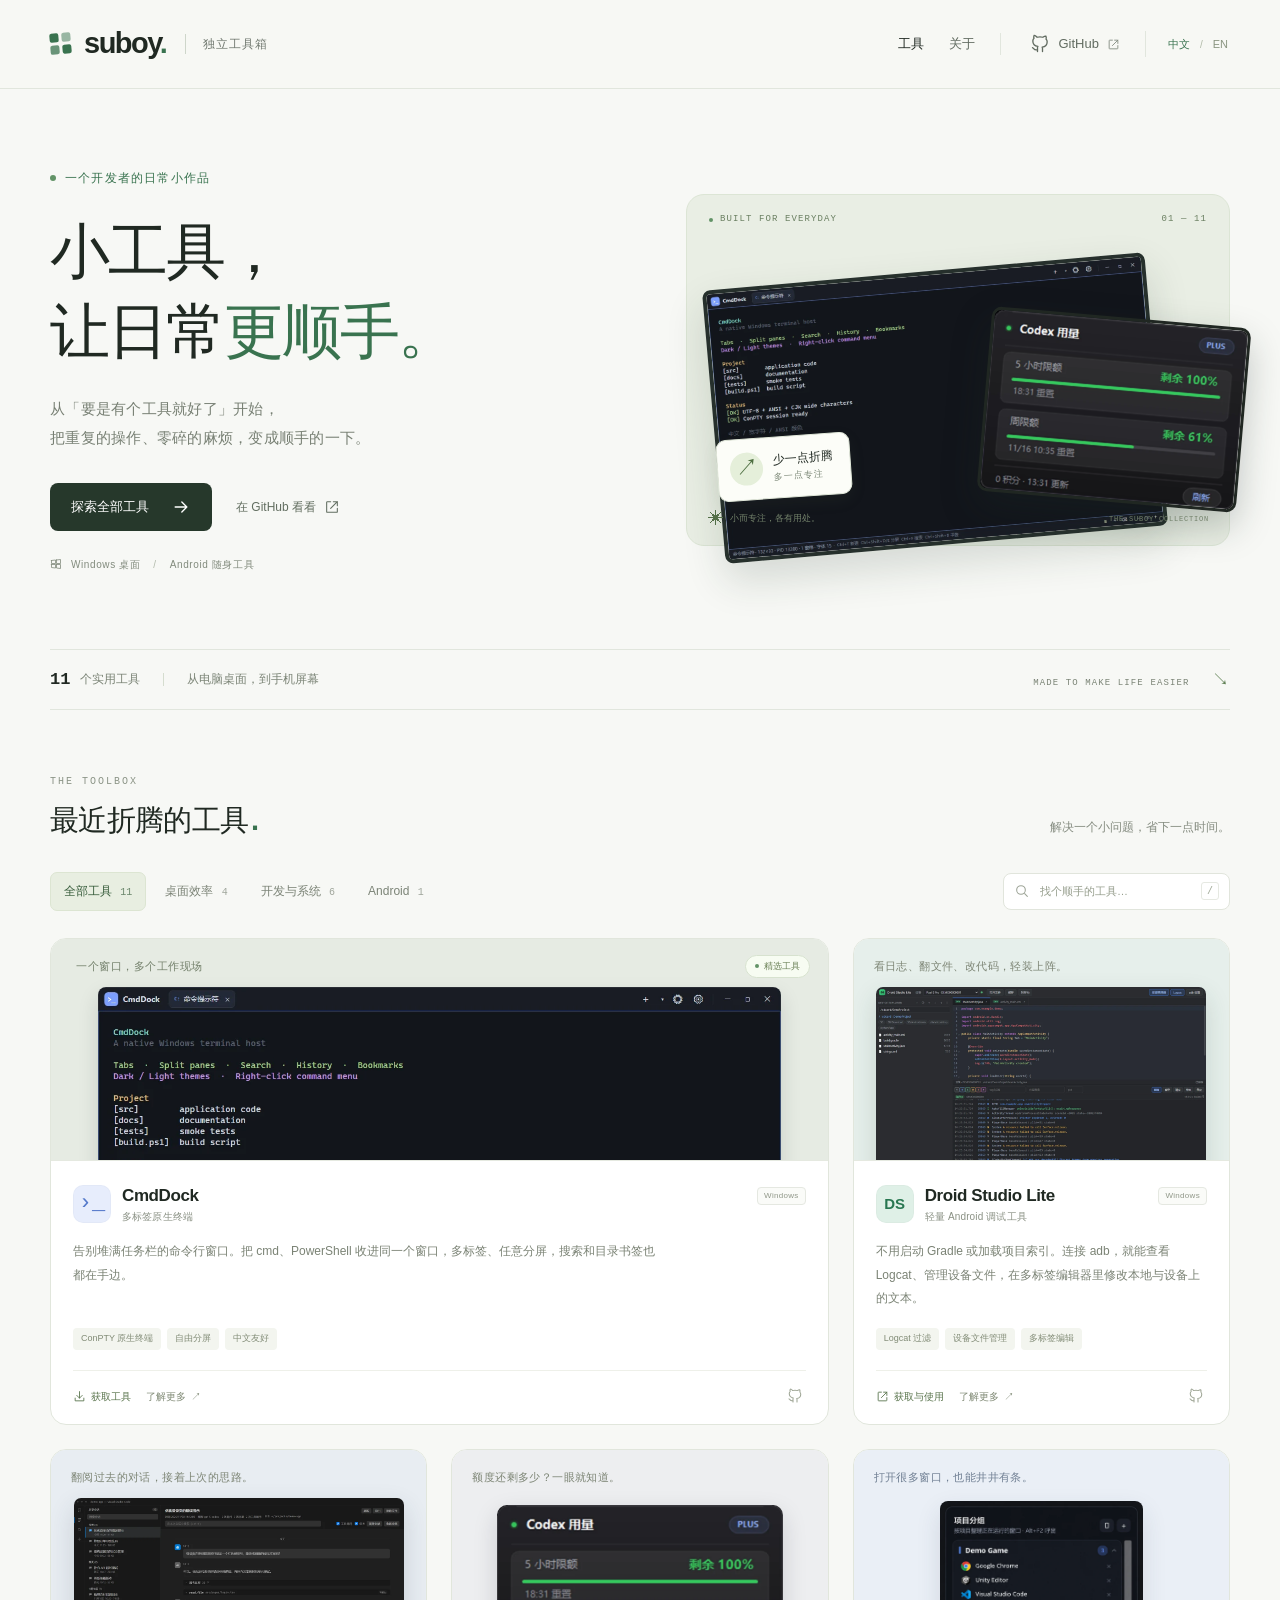
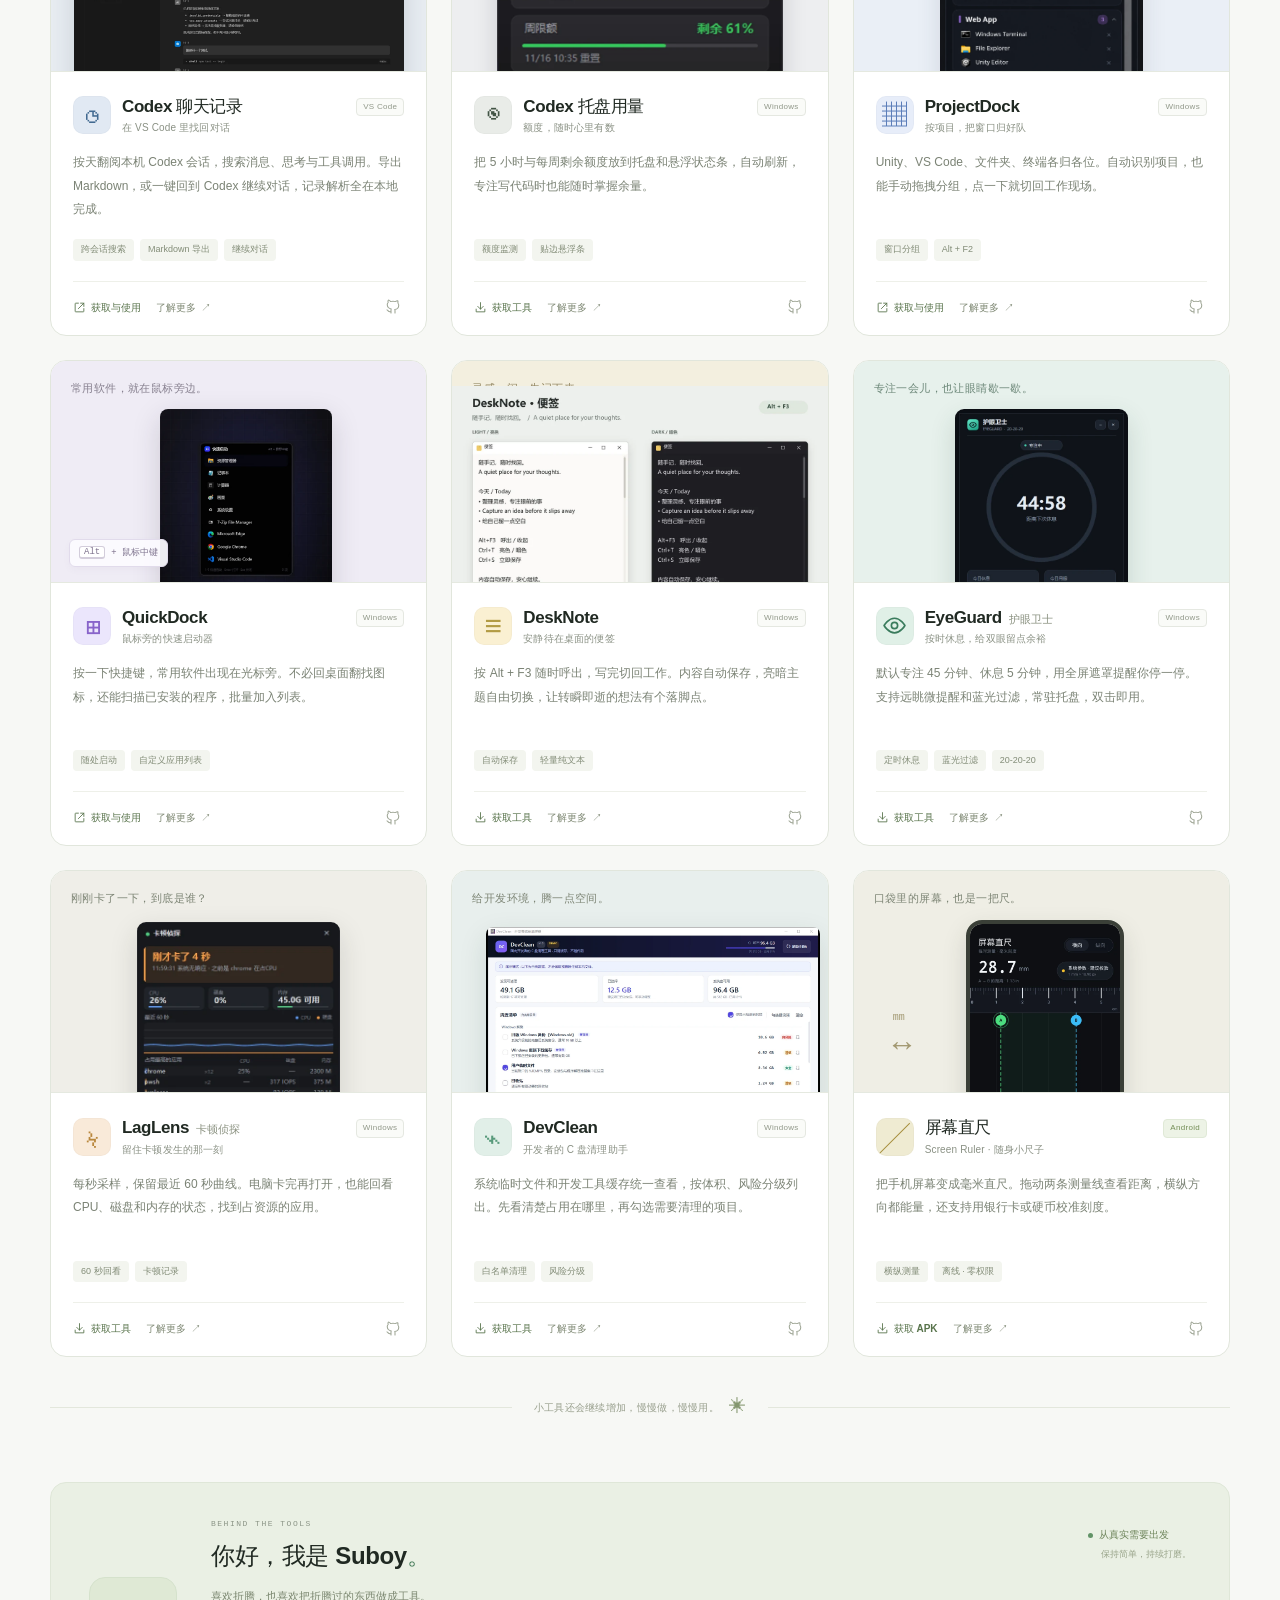
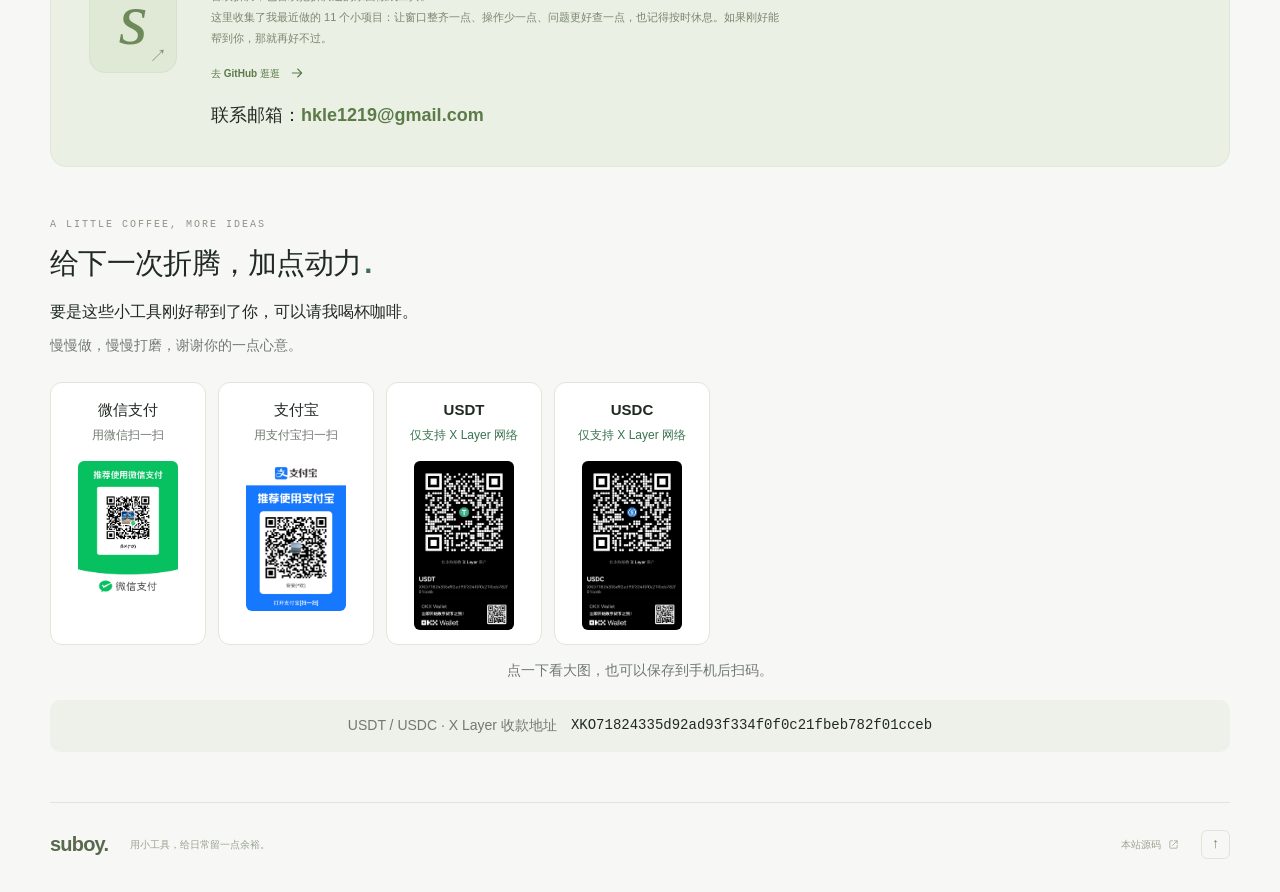
<file: index.html>
<!DOCTYPE html>
<html lang="zh-CN">
<head>
  <meta charset="UTF-8">
  <meta name="viewport" content="width=device-width, initial-scale=1">
  <meta name="theme-color" content="#f7f8f5">
  <meta name="description" content="Suboy 的个人工具箱：介绍 CmdDock、Droid Studio Lite、Codex 聊天记录、Codex 托盘用量、DeskNote、DevClean、EyeGuard 护眼卫士、LagLens、ProjectDock、QuickDock 和屏幕直尺。为 Windows、VS Code 和 Android 做一些顺手的小工具。">
  <link rel="canonical" href="https://suboy1219.github.io/suboy/">
  <link rel="alternate" hreflang="zh-Hans" href="https://suboy1219.github.io/suboy/">
  <link rel="alternate" hreflang="en" href="https://suboy1219.github.io/suboy/en/">
  <link rel="alternate" hreflang="x-default" href="https://suboy1219.github.io/suboy/">
  <link rel="sitemap" type="application/xml" href="./sitemap.xml">
  <meta property="og:title" content="Suboy · 把日常，变顺手">
  <meta property="og:description" content="11 个从真实需要出发的小工具。终端、Android 调试、Codex 会话、桌面、护眼提醒、系统诊断，还有口袋里的直尺。">
  <meta property="og:type" content="website">
  <meta property="og:url" content="https://suboy1219.github.io/suboy/">
  <meta property="og:locale" content="zh_CN">
  <meta property="og:locale:alternate" content="en_US">
  <title>Suboy 工具箱 · Windows 效率工具与 Android 应用</title>
  <link rel="icon" href="./assets/favicon.svg" type="image/svg+xml">
  <link rel="stylesheet" href="./styles.css">
  <script src="./locales/en.js" defer></script>
  <script src="./app.js" defer></script>
</head>
<body>
  <a class="skip-link" href="#tools">跳到工具列表</a>
  <svg class="icon-definitions" xmlns="http://www.w3.org/2000/svg" aria-hidden="true">
    <symbol id="i-arrow" viewBox="0 0 24 24"><path d="M5 12h14m-6-6 6 6-6 6"/></symbol>
    <symbol id="i-external" viewBox="0 0 24 24"><path d="M14 4h6v6m0-6L10 14m0-10H5a1 1 0 0 0-1 1v14a1 1 0 0 0 1 1h14a1 1 0 0 0 1-1v-5"/></symbol>
    <symbol id="i-download" viewBox="0 0 24 24"><path d="M12 3v12m-5-5 5 5 5-5M4 15v5h16v-5"/></symbol>
    <symbol id="i-search" viewBox="0 0 24 24"><circle cx="10.5" cy="10.5" r="6.5"/><path d="m16 16 4 4"/></symbol>
    <symbol id="i-github" viewBox="0 0 24 24"><path d="M9 19c-4.3 1.3-4.3-2.2-6-2.7m12 5v-3.5c0-1 .1-1.5-.5-2.1 3-.3 6.1-1.5 6.1-6.8 0-1.5-.5-2.7-1.4-3.6.2-.3.6-1.8-.1-3.6 0 0-1.1-.4-3.7 1.4a13 13 0 0 0-6.8 0C6 .3 4.9.7 4.9.7c-.7 1.8-.3 3.3-.1 3.6-.9.9-1.4 2.1-1.4 3.6 0 5.3 3.1 6.5 6.1 6.8-.5.5-.6 1.2-.5 2.1v4.5" transform="translate(0 1) scale(1 .94)"/></symbol>
    <symbol id="i-windows" viewBox="0 0 24 24"><path d="m3 5 8-1v7H3V5Zm10-1 8-1v8h-8V4ZM3 13h8v7l-8-1v-6Zm10 0h8v8l-8-1v-7Z"/></symbol>
    <symbol id="i-check" viewBox="0 0 24 24"><path d="m5 12 4 4L19 6"/></symbol>
    <symbol id="i-close" viewBox="0 0 24 24"><path d="m6 6 12 12M6 18 18 6"/></symbol>
  </svg>

  <header class="site-header">
    <div class="container header-inner">
      <a class="brand" href="#" aria-label="Suboy 首页"><span class="brand-mark" aria-hidden="true"><i></i><i></i><i></i><i></i></span><span>suboy<span class="brand-period">.</span></span><span class="brand-label">独立工具箱</span></a>
      <nav aria-label="主导航"><a class="nav-current" href="#tools">工具</a><a href="#about">关于</a><a class="nav-github" href="https://github.com/suboy1219" target="_blank" rel="noopener noreferrer"><svg class="icon"><use href="#i-github"/></svg>GitHub<svg class="icon small"><use href="#i-external"/></svg></a><span class="language-switch" role="group" aria-label="选择语言"><a href="./" lang="zh-CN" hreflang="zh-Hans" data-language="zh" aria-current="page" aria-label="切换为中文">中文</a><span aria-hidden="true">/</span><a href="./en/" lang="en" hreflang="en" data-language="en" aria-label="Switch to English">EN</a></span></nav>
    </div>
  </header>

  <main>
    <section class="hero container" aria-labelledby="hero-title">
      <div class="hero-copy">
        <p class="eyebrow"><span class="status-dot"></span>一个开发者的日常小作品</p>
        <h1 id="hero-title">小工具，<br>让日常<span class="green">更顺手。</span></h1>
        <p class="hero-description">从「要是有个工具就好了」开始，<br class="desktop-break">把重复的操作、零碎的麻烦，变成顺手的一下。</p>
        <div class="hero-actions"><a class="button button-dark" href="#tools">探索全部工具<svg class="icon"><use href="#i-arrow"/></svg></a><a class="hero-source" href="https://github.com/suboy1219" target="_blank" rel="noopener noreferrer">在 GitHub 看看<svg class="icon small"><use href="#i-external"/></svg></a></div>
        <p class="hero-footnote"><svg class="icon small"><use href="#i-windows"/></svg>Windows 桌面<span class="separator">/</span>Android 随身工具</p>
      </div>
      <figure class="hero-visual" aria-label="CmdDock 和 Codex 托盘用量的界面展示">
        <div class="visual-topline"><span><span class="status-dot"></span> BUILT FOR EVERYDAY</span><span>01 — 11</span></div>
        <div class="terminal-preview"><img src="./assets/cmd-dock.webp" width="1180" height="720" alt="CmdDock 原生终端的暗色界面" fetchpriority="high"></div>
        <div class="usage-preview"><img src="./assets/codex-taskbar.webp" width="640" height="452" alt="Codex 托盘用量面板，展示五小时与每周剩余额度"></div>
        <div class="visual-sticker"><span class="sticker-icon">↗</span><div>少一点折腾<span>多一点专注</span></div></div>
        <figcaption><span class="mini-cross">✳</span>小而专注，各有用处。<span class="visual-caption-right">THE SUBOY COLLECTION</span></figcaption>
      </figure>
    </section>

    <div class="collection-strip container"><p><span class="strip-number">11</span> 个实用工具<span class="strip-divider"></span>从电脑桌面，到手机屏幕</p><span class="strip-note">MADE TO MAKE LIFE EASIER <span>↘</span></span></div>

    <section class="tools-section container" id="tools" aria-labelledby="tools-title">
      <div class="section-heading"><div><p class="section-kicker">THE TOOLBOX</p><h2 id="tools-title">最近折腾的工具<span class="heading-dot">.</span></h2></div><p>解决一个小问题，省下一点时间。</p></div>
      <div class="toolbar" hidden>
        <div class="filters" role="group" aria-label="按工具类别筛选">
          <button class="filter active" type="button" data-filter="all" aria-pressed="true">全部工具 <span>11</span></button>
          <button class="filter" type="button" data-filter="desktop" aria-pressed="false">桌面效率 <span>4</span></button>
          <button class="filter" type="button" data-filter="dev" aria-pressed="false">开发与系统 <span>6</span></button>
          <button class="filter" type="button" data-filter="android" aria-pressed="false">Android <span>1</span></button>
        </div>
        <label class="search-box"><svg class="icon"><use href="#i-search"/></svg><input id="tool-search" type="search" placeholder="找个顺手的工具…" aria-label="搜索工具" maxlength="100" autocomplete="off"><span class="search-hint" aria-hidden="true">/</span></label>
      </div>
      <p class="sr-only" id="results-status" role="status" aria-live="polite" aria-atomic="true">显示全部 11 个工具</p>

      <div class="tool-grid" id="tool-grid">
        <article class="tool-card featured" data-id="cmd-dock" data-category="dev" data-keywords="terminal powershell cmd 终端 命令行 分屏">
          <div class="card-visual terminal-visual"><span class="visual-label">一个窗口，多个工作现场</span><img src="./assets/cmd-dock.webp" width="1180" height="720" alt="CmdDock 暗色终端界面" loading="lazy"><span class="featured-label"><span class="status-dot"></span>精选工具</span></div>
          <div class="card-content"><div class="card-title-row"><span class="app-icon cmd-icon" aria-hidden="true">›_</span><div><h3>CmdDock</h3><span class="tool-subtitle">多标签原生终端</span></div><span class="platform">Windows</span></div><p class="card-description">告别堆满任务栏的命令行窗口。把 cmd、PowerShell 收进同一个窗口，多标签、任意分屏，搜索和目录书签也都在手边。</p><div class="tags"><span>ConPTY 原生终端</span><span>自由分屏</span><span>中文友好</span></div><div class="card-footer"><a class="download-link" href="https://github.com/suboy1219/cmd-dock/releases/latest" target="_blank" rel="noopener noreferrer"><svg class="icon small"><use href="#i-download"/></svg>获取工具</a><button type="button" class="detail-button" hidden>了解更多 <span aria-hidden="true">↗</span></button><a class="source-link" href="https://github.com/suboy1219/cmd-dock" target="_blank" rel="noopener noreferrer" aria-label="CmdDock 源码"><svg class="icon"><use href="#i-github"/></svg></a></div></div>
        </article>

        <article class="tool-card" data-id="droid-studio-lite" data-category="dev" data-keywords="android adb logcat device explorer editor 安卓 调试 日志 设备 文件 编辑器">
          <div class="card-visual droid-visual"><div class="preview-caption">看日志、翻文件、改代码，轻装上阵。</div><img src="./assets/droid-studio-lite.webp" width="1200" height="742" alt="Droid Studio Lite 的设备文件、文本编辑器与 Logcat 演示界面" loading="lazy"></div>
          <div class="card-content"><div class="card-title-row"><span class="app-icon droid-icon" aria-hidden="true">DS</span><div><h3>Droid Studio Lite</h3><span class="tool-subtitle">轻量 Android 调试工具</span></div><span class="platform">Windows</span></div><p class="card-description">不用启动 Gradle 或加载项目索引。连接 adb，就能查看 Logcat、管理设备文件，在多标签编辑器里修改本地与设备上的文本。</p><div class="tags"><span>Logcat 过滤</span><span>设备文件管理</span><span>多标签编辑</span></div><div class="card-footer"><a class="download-link" href="https://github.com/suboy1219/droid-studio-lite#readme" target="_blank" rel="noopener noreferrer"><svg class="icon small"><use href="#i-external"/></svg>获取与使用</a><button type="button" class="detail-button" hidden>了解更多 <span aria-hidden="true">↗</span></button><a class="source-link" href="https://github.com/suboy1219/droid-studio-lite" target="_blank" rel="noopener noreferrer" aria-label="Droid Studio Lite 源码"><svg class="icon"><use href="#i-github"/></svg></a></div></div>
        </article>

        <article class="tool-card" data-id="codex-chat-history" data-category="dev" data-keywords="codex chat history vscode vsix rollout jsonl 聊天 历史 会话 记录 搜索 导出 归档 恢复">
          <div class="card-visual history-visual"><div class="preview-caption">翻阅过去的对话，接着上次的思路。</div><img src="./assets/codex-chat-history.webp" width="1200" height="750" alt="Codex 聊天记录扩展的历史会话侧栏与聊天面板，内容为虚构演示" loading="lazy"></div>
          <div class="card-content"><div class="card-title-row"><span class="app-icon history-icon" aria-hidden="true">◷</span><div><h3>Codex 聊天记录</h3><span class="tool-subtitle">在 VS Code 里找回对话</span></div><span class="platform">VS Code</span></div><p class="card-description">按天翻阅本机 Codex 会话，搜索消息、思考与工具调用。导出 Markdown，或一键回到 Codex 继续对话，记录解析全在本地完成。</p><div class="tags"><span>跨会话搜索</span><span>Markdown 导出</span><span>继续对话</span></div><div class="card-footer"><a class="download-link" href="https://github.com/suboy1219/codex-chat-history#readme" target="_blank" rel="noopener noreferrer"><svg class="icon small"><use href="#i-external"/></svg>获取与使用</a><button type="button" class="detail-button" hidden>了解更多 <span aria-hidden="true">↗</span></button><a class="source-link" href="https://github.com/suboy1219/codex-chat-history" target="_blank" rel="noopener noreferrer" aria-label="Codex 聊天记录源码"><svg class="icon"><use href="#i-github"/></svg></a></div></div>
        </article>

        <article class="tool-card" data-id="codex-taskbar" data-category="dev" data-keywords="codex ai quota 额度 用量 托盘 5h weekly">
          <div class="card-visual codex-visual"><div class="preview-caption">额度还剩多少？一眼就知道。</div><img src="./assets/codex-taskbar.webp" width="640" height="452" alt="Codex 托盘用量界面示例" loading="lazy"></div>
          <div class="card-content"><div class="card-title-row"><span class="app-icon codex-icon" aria-hidden="true">◉</span><div><h3>Codex 托盘用量</h3><span class="tool-subtitle">额度，随时心里有数</span></div><span class="platform">Windows</span></div><p class="card-description">把 5 小时与每周剩余额度放到托盘和悬浮状态条，自动刷新，专注写代码时也能随时掌握余量。</p><div class="tags"><span>额度监测</span><span>贴边悬浮条</span></div><div class="card-footer"><a class="download-link" href="https://github.com/suboy1219/codex-taskbar/releases/latest" target="_blank" rel="noopener noreferrer"><svg class="icon small"><use href="#i-download"/></svg>获取工具</a><button type="button" class="detail-button" hidden>了解更多 <span aria-hidden="true">↗</span></button><a class="source-link" href="https://github.com/suboy1219/codex-taskbar" target="_blank" rel="noopener noreferrer" aria-label="Codex 托盘用量源码"><svg class="icon"><use href="#i-github"/></svg></a></div></div>
        </article>

        <article class="tool-card" data-id="project-dock" data-category="desktop" data-keywords="项目 窗口 分组 切换 unity vscode alt f2">
          <div class="card-visual project-visual"><div class="preview-caption">打开很多窗口，也能井井有条。</div><img src="./assets/project-dock.webp" width="915" height="1719" alt="ProjectDock 按项目归组的窗口列表，项目名为演示内容" loading="lazy"></div>
          <div class="card-content"><div class="card-title-row"><span class="app-icon project-icon" aria-hidden="true">▦</span><div><h3>ProjectDock</h3><span class="tool-subtitle">按项目，把窗口归好队</span></div><span class="platform">Windows</span></div><p class="card-description">Unity、VS Code、文件夹、终端各归各位。自动识别项目，也能手动拖拽分组，点一下就切回工作现场。</p><div class="tags"><span>窗口分组</span><span>Alt + F2</span></div><div class="card-footer"><a class="download-link" href="https://github.com/suboy1219/project-dock" target="_blank" rel="noopener noreferrer"><svg class="icon small"><use href="#i-external"/></svg>获取与使用</a><button type="button" class="detail-button" hidden>了解更多 <span aria-hidden="true">↗</span></button><a class="source-link" href="https://github.com/suboy1219/project-dock" target="_blank" rel="noopener noreferrer" aria-label="ProjectDock 源码"><svg class="icon"><use href="#i-github"/></svg></a></div></div>
        </article>

        <article class="tool-card" data-id="quick-dock" data-category="desktop" data-keywords="启动器 launcher 快捷 程序 鼠标 alt 中键">
          <div class="card-visual quick-visual"><div class="preview-caption">常用软件，就在鼠标旁边。</div><img src="./assets/quick-dock.webp" width="560" height="650" alt="QuickDock 鼠标旁的快速启动菜单" loading="lazy"><span class="shortcut-chip"><kbd>Alt</kbd><span>+</span><span>鼠标中键</span></span></div>
          <div class="card-content"><div class="card-title-row"><span class="app-icon quick-icon" aria-hidden="true">⊞</span><div><h3>QuickDock</h3><span class="tool-subtitle">鼠标旁的快速启动器</span></div><span class="platform">Windows</span></div><p class="card-description">按一下快捷键，常用软件出现在光标旁。不必回桌面翻找图标，还能扫描已安装的程序，批量加入列表。</p><div class="tags"><span>随处启动</span><span>自定义应用列表</span></div><div class="card-footer"><a class="download-link" href="https://github.com/suboy1219/quick-dock" target="_blank" rel="noopener noreferrer"><svg class="icon small"><use href="#i-external"/></svg>获取与使用</a><button type="button" class="detail-button" hidden>了解更多 <span aria-hidden="true">↗</span></button><a class="source-link" href="https://github.com/suboy1219/quick-dock" target="_blank" rel="noopener noreferrer" aria-label="QuickDock 源码"><svg class="icon"><use href="#i-github"/></svg></a></div></div>
        </article>

        <article class="tool-card" data-id="desk-note" data-category="desktop" data-keywords="note 便签 笔记 灵感 文本 alt f3 自动保存">
          <div class="card-visual note-visual"><div class="preview-caption">灵感一闪，先记下来。</div><img src="./assets/desk-note.webp" width="1040" height="780" alt="DeskNote 亮色和暗色主题界面示意，非实机截图" loading="lazy"></div>
          <div class="card-content"><div class="card-title-row"><span class="app-icon note-icon" aria-hidden="true">≡</span><div><h3>DeskNote</h3><span class="tool-subtitle">安静待在桌面的便签</span></div><span class="platform">Windows</span></div><p class="card-description">按 Alt + F3 随时呼出，写完切回工作。内容自动保存，亮暗主题自由切换，让转瞬即逝的想法有个落脚点。</p><div class="tags"><span>自动保存</span><span>轻量纯文本</span></div><div class="card-footer"><a class="download-link" href="https://github.com/suboy1219/desk-note/releases/latest" target="_blank" rel="noopener noreferrer"><svg class="icon small"><use href="#i-download"/></svg>获取工具</a><button type="button" class="detail-button" hidden>了解更多 <span aria-hidden="true">↗</span></button><a class="source-link" href="https://github.com/suboy1219/desk-note" target="_blank" rel="noopener noreferrer" aria-label="DeskNote 源码"><svg class="icon"><use href="#i-github"/></svg></a></div></div>
        </article>

        <article class="tool-card" data-id="eye-guard" data-category="desktop" data-keywords="EyeGuard 护眼 卫士 休息 提醒 蓝光 远眺 20-20-20 托盘">
          <div class="card-visual eye-visual"><div class="preview-caption">专注一会儿，也让眼睛歇一歇。</div><img src="./assets/eye-guard.webp" width="484" height="672" alt="EyeGuard 护眼卫士主面板，显示休息倒计时和今日用眼统计" loading="lazy"></div>
          <div class="card-content"><div class="card-title-row"><span class="app-icon eye-icon" aria-hidden="true"><svg class="icon" viewBox="0 0 24 24"><path d="M2 12s4-7 10-7 10 7 10 7-4 7-10 7S2 12 2 12Z"/><circle cx="12" cy="12" r="3"/></svg></span><div><h3>EyeGuard <span class="title-alias">护眼卫士</span></h3><span class="tool-subtitle">按时休息，给双眼留点余裕</span></div><span class="platform">Windows</span></div><p class="card-description">默认专注 45 分钟、休息 5 分钟，用全屏遮罩提醒你停一停。支持远眺微提醒和蓝光过滤，常驻托盘，双击即用。</p><div class="tags"><span>定时休息</span><span>蓝光过滤</span><span>20-20-20</span></div><div class="card-footer"><a class="download-link" href="https://github.com/suboy1219/eye-guard/releases/latest" target="_blank" rel="noopener noreferrer"><svg class="icon small"><use href="#i-download"/></svg>获取工具</a><button type="button" class="detail-button" hidden>了解更多 <span aria-hidden="true">↗</span></button><a class="source-link" href="https://github.com/suboy1219/eye-guard" target="_blank" rel="noopener noreferrer" aria-label="EyeGuard 源码"><svg class="icon"><use href="#i-github"/></svg></a></div></div>
        </article>

        <article class="tool-card" data-id="lag-lens" data-category="dev" data-keywords="卡顿 性能 cpu 内存 硬盘 监控 托盘 诊断">
          <div class="card-visual lag-visual"><div class="preview-caption">刚刚卡了一下，到底是谁？</div><img src="./assets/lag-lens.webp" width="420" height="586" alt="LagLens 卡顿诊断面板，使用模拟负载数据" loading="lazy"></div>
          <div class="card-content"><div class="card-title-row"><span class="app-icon lag-icon" aria-hidden="true">ϟ</span><div><h3>LagLens <span class="title-alias">卡顿侦探</span></h3><span class="tool-subtitle">留住卡顿发生的那一刻</span></div><span class="platform">Windows</span></div><p class="card-description">每秒采样，保留最近 60 秒曲线。电脑卡完再打开，也能回看 CPU、磁盘和内存的状态，找到占资源的应用。</p><div class="tags"><span>60 秒回看</span><span>卡顿记录</span></div><div class="card-footer"><a class="download-link" href="https://github.com/suboy1219/lag-lens/releases/latest" target="_blank" rel="noopener noreferrer"><svg class="icon small"><use href="#i-download"/></svg>获取工具</a><button type="button" class="detail-button" hidden>了解更多 <span aria-hidden="true">↗</span></button><a class="source-link" href="https://github.com/suboy1219/lag-lens" target="_blank" rel="noopener noreferrer" aria-label="LagLens 源码"><svg class="icon"><use href="#i-github"/></svg></a></div></div>
        </article>

        <article class="tool-card" data-id="dev-clean" data-category="dev" data-keywords="DevClean C盘 清理 缓存 npm gradle docker 磁盘 空间">
          <div class="card-visual clean-visual"><div class="preview-caption">给开发环境，腾一点空间。</div><img src="./assets/dev-clean.webp" width="1200" height="840" alt="DevClean 缓存清理界面，容量及缓存为演示数据" loading="lazy"></div>
          <div class="card-content"><div class="card-title-row"><span class="app-icon clean-icon" aria-hidden="true">⌁</span><div><h3>DevClean</h3><span class="tool-subtitle">开发者的 C 盘清理助手</span></div><span class="platform">Windows</span></div><p class="card-description">系统临时文件和开发工具缓存统一查看，按体积、风险分级列出。先看清楚占用在哪里，再勾选需要清理的项目。</p><div class="tags"><span>白名单清理</span><span>风险分级</span></div><div class="card-footer"><a class="download-link" href="https://github.com/suboy1219/DevClean/releases/latest" target="_blank" rel="noopener noreferrer"><svg class="icon small"><use href="#i-download"/></svg>获取工具</a><button type="button" class="detail-button" hidden>了解更多 <span aria-hidden="true">↗</span></button><a class="source-link" href="https://github.com/suboy1219/DevClean" target="_blank" rel="noopener noreferrer" aria-label="DevClean 源码"><svg class="icon"><use href="#i-github"/></svg></a></div></div>
        </article>

        <article class="tool-card" data-id="screen-ruler" data-category="android" data-keywords="直尺 测量 毫米 mm 标尺 尺子 android 安卓 手机">
          <div class="card-visual ruler-visual"><div class="preview-caption">口袋里的屏幕，也是一把尺。</div><img src="./assets/screen-ruler.webp" width="540" height="1170" alt="屏幕直尺 Android 应用，两条测量线显示毫米距离" loading="lazy"><span class="ruler-decoration" aria-hidden="true">mm<br><b>↔</b></span></div>
          <div class="card-content"><div class="card-title-row"><span class="app-icon ruler-icon" aria-hidden="true">╱</span><div><h3>屏幕直尺</h3><span class="tool-subtitle">Screen Ruler · 随身小尺子</span></div><span class="platform android-platform">Android</span></div><p class="card-description">把手机屏幕变成毫米直尺。拖动两条测量线查看距离，横纵方向都能量，还支持用银行卡或硬币校准刻度。</p><div class="tags"><span>横纵测量</span><span>离线 · 零权限</span></div><div class="card-footer"><a class="download-link" href="https://github.com/suboy1219/screen-ruler/blob/main/dist/ScreenRuler-1.0.1.apk" target="_blank" rel="noopener noreferrer"><svg class="icon small"><use href="#i-download"/></svg>获取 APK</a><button type="button" class="detail-button" hidden>了解更多 <span aria-hidden="true">↗</span></button><a class="source-link" href="https://github.com/suboy1219/screen-ruler" target="_blank" rel="noopener noreferrer" aria-label="屏幕直尺源码"><svg class="icon"><use href="#i-github"/></svg></a></div></div>
        </article>
      </div>
      <div class="empty-state" id="empty-state" hidden><svg class="icon"><use href="#i-search"/></svg><h3>暂时没有找到这个工具</h3><p>换个关键词，或者看看全部工具。</p><button type="button" class="button button-dark" id="reset-search">查看全部工具</button></div>
      <div class="collection-end"><span></span><p>小工具还会继续增加，慢慢做，慢慢用。<span aria-hidden="true">✳</span></p><span></span></div>
    </section>

    <section class="about-section container" id="about" aria-labelledby="about-title">
      <div class="about-monogram" aria-hidden="true">s<span>↗</span></div>
      <div class="about-copy"><p class="section-kicker">BEHIND THE TOOLS</p><h2 id="about-title">你好，我是 Suboy<span class="green">。</span></h2><p>喜欢折腾，也喜欢把折腾过的东西做成工具。<br>这里收集了我最近做的 11 个小项目：让窗口整齐一点、操作少一点、问题更好查一点，也记得按时休息。如果刚好能帮到你，那就再好不过。</p><a href="https://github.com/suboy1219" target="_blank" rel="noopener noreferrer">去 GitHub 逛逛<svg class="icon small"><use href="#i-arrow"/></svg></a><p class="about-contact"><span>联系邮箱：</span><a href="mailto:hkle1219@gmail.com">hkle1219@gmail.com</a></p></div>
      <div class="about-note"><span class="status-dot"></span>从真实需要出发<span>保持简单，持续打磨。</span></div>
    </section>
    <section class="support-section container" id="support" aria-labelledby="support-title">
      <div class="section-heading"><div><p class="section-kicker">A LITTLE COFFEE, MORE IDEAS</p><h2 id="support-title">给下一次折腾，加点动力<span class="heading-dot">.</span></h2></div></div>
      <p class="support-intro">要是这些小工具刚好帮到了你，可以请我喝杯咖啡。<span>慢慢做，慢慢打磨，谢谢你的一点心意。</span></p>
      <div class="support-grid">
        <figure class="support-method">
          <figcaption><h3>微信支付</h3><p class="support-method-note">用微信扫一扫</p></figcaption>
          <a class="support-qr" href="./image/weixin.png" target="_blank" rel="noopener noreferrer" aria-label="查看微信收款码原图"><img src="./image/weixin.png" width="1118" height="1524" alt="微信支付赞助收款码" loading="lazy"></a>
        </figure>
        <figure class="support-method">
          <figcaption><h3>支付宝</h3><p class="support-method-note">用支付宝扫一扫</p></figcaption>
          <a class="support-qr" href="./image/zhifubao.jpg" target="_blank" rel="noopener noreferrer" aria-label="查看支付宝收款码原图"><img src="./image/zhifubao.jpg" width="1080" height="1619" alt="支付宝赞助收款码" loading="lazy"></a>
        </figure>
        <figure class="support-method">
          <figcaption><h3>USDT</h3><p class="support-method-note support-network">仅支持 X Layer 网络</p></figcaption>
          <a class="support-qr" href="./image/usdt.jpg" target="_blank" rel="noopener noreferrer" aria-label="查看 USDT 收款码原图"><img src="./image/usdt.jpg" width="917" height="1541" alt="USDT 赞助收款码，仅限 X Layer 网络" loading="lazy"></a>
        </figure>
        <figure class="support-method">
          <figcaption><h3>USDC</h3><p class="support-method-note support-network">仅支持 X Layer 网络</p></figcaption>
          <a class="support-qr" href="./image/usdc.jpg" target="_blank" rel="noopener noreferrer" aria-label="查看 USDC 收款码原图"><img src="./image/usdc.jpg" width="917" height="1541" alt="USDC 赞助收款码，仅限 X Layer 网络" loading="lazy"></a>
        </figure>
      </div>
      <p class="support-image-hint">点一下看大图，也可以保存到手机后扫码。</p>
      <div class="support-wallet"><span class="support-address-label">USDT / USDC · X Layer 收款地址</span><code class="support-address" dir="ltr">XKO71824335d92ad93f334f0f0c21fbeb782f01cceb</code></div>
    </section>
  </main>

  <footer class="site-footer container"><a class="footer-brand" href="#">suboy.</a><p>用小工具，给日常留一点余裕。</p><a href="https://github.com/suboy1219/suboy" target="_blank" rel="noopener noreferrer">本站源码<svg class="icon small"><use href="#i-external"/></svg></a><a class="back-top" href="#" aria-label="回到顶部">↑</a></footer>

  <dialog class="tool-dialog" id="tool-dialog" aria-labelledby="dialog-title" aria-describedby="dialog-description"><button class="dialog-close" type="button" aria-label="关闭工具详情" autofocus><svg class="icon"><use href="#i-close"/></svg></button><div id="dialog-content"></div></dialog>
</body>
</html>
</file>
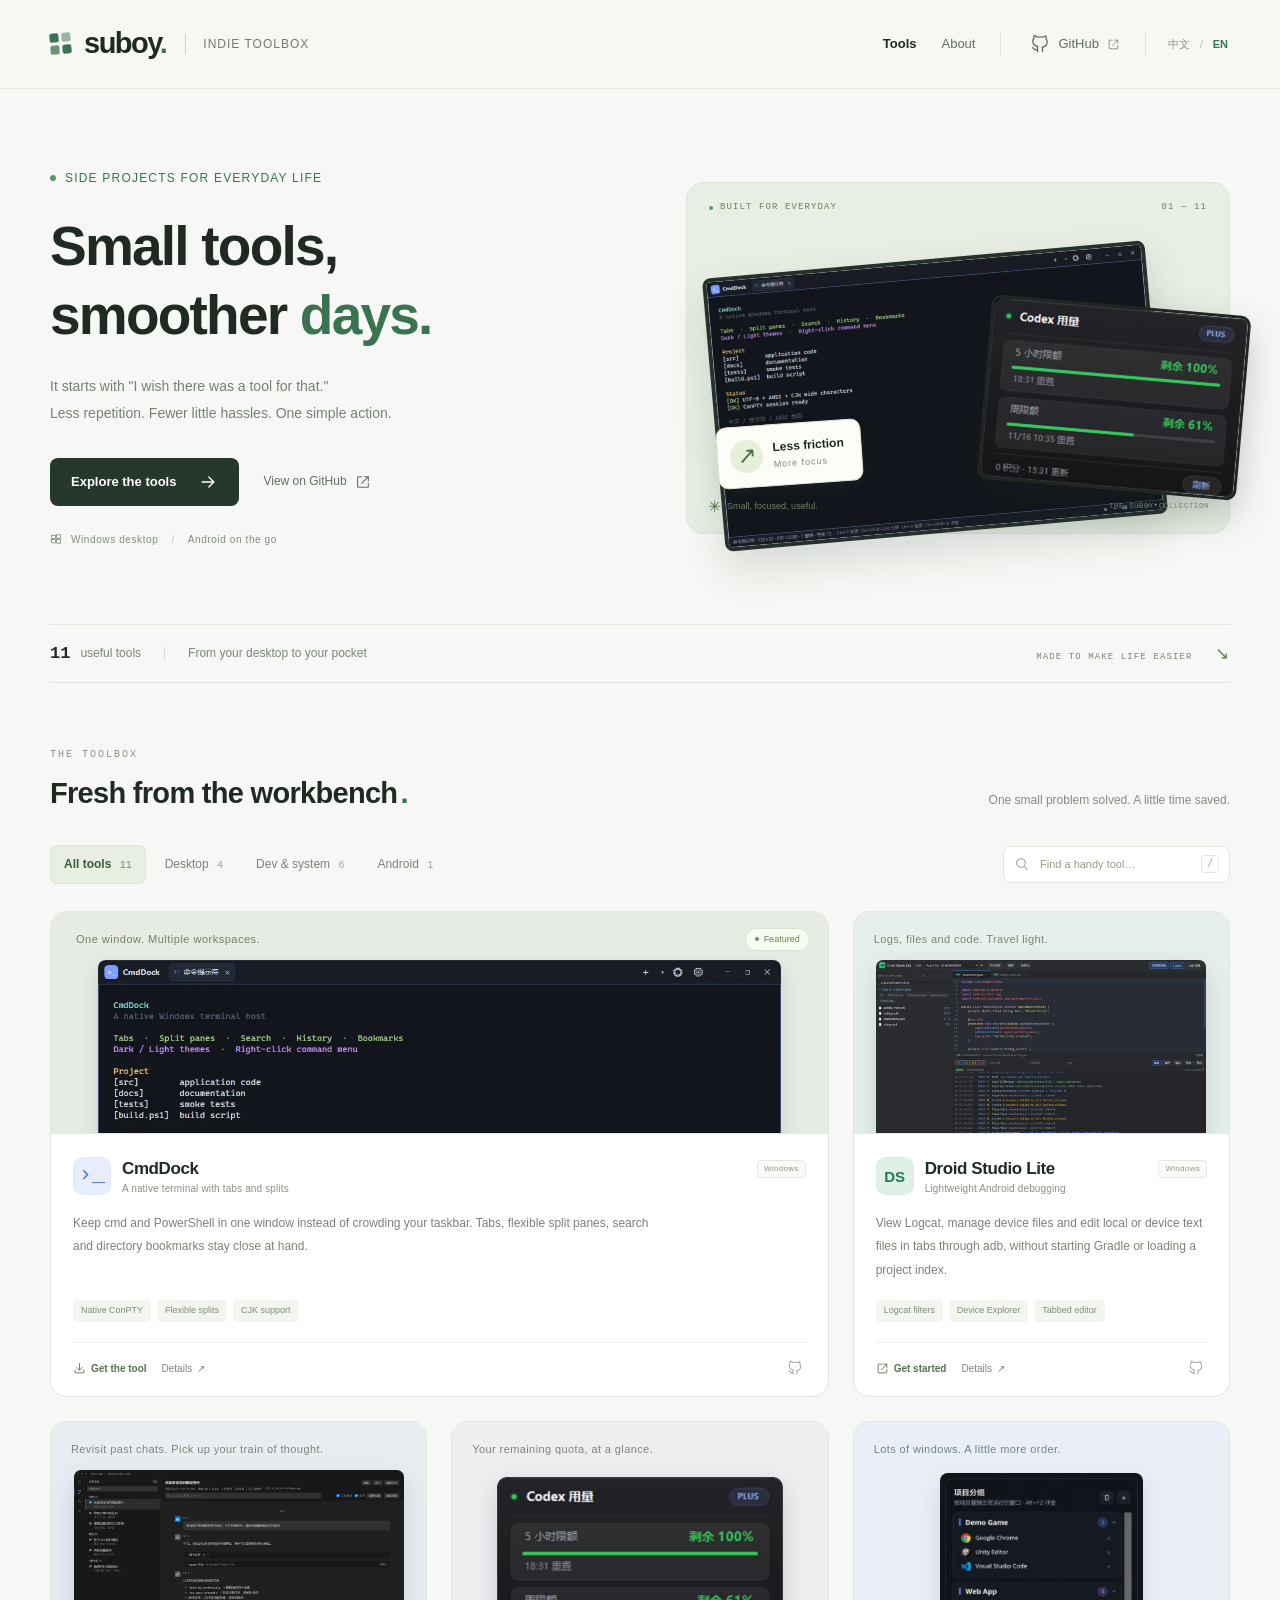
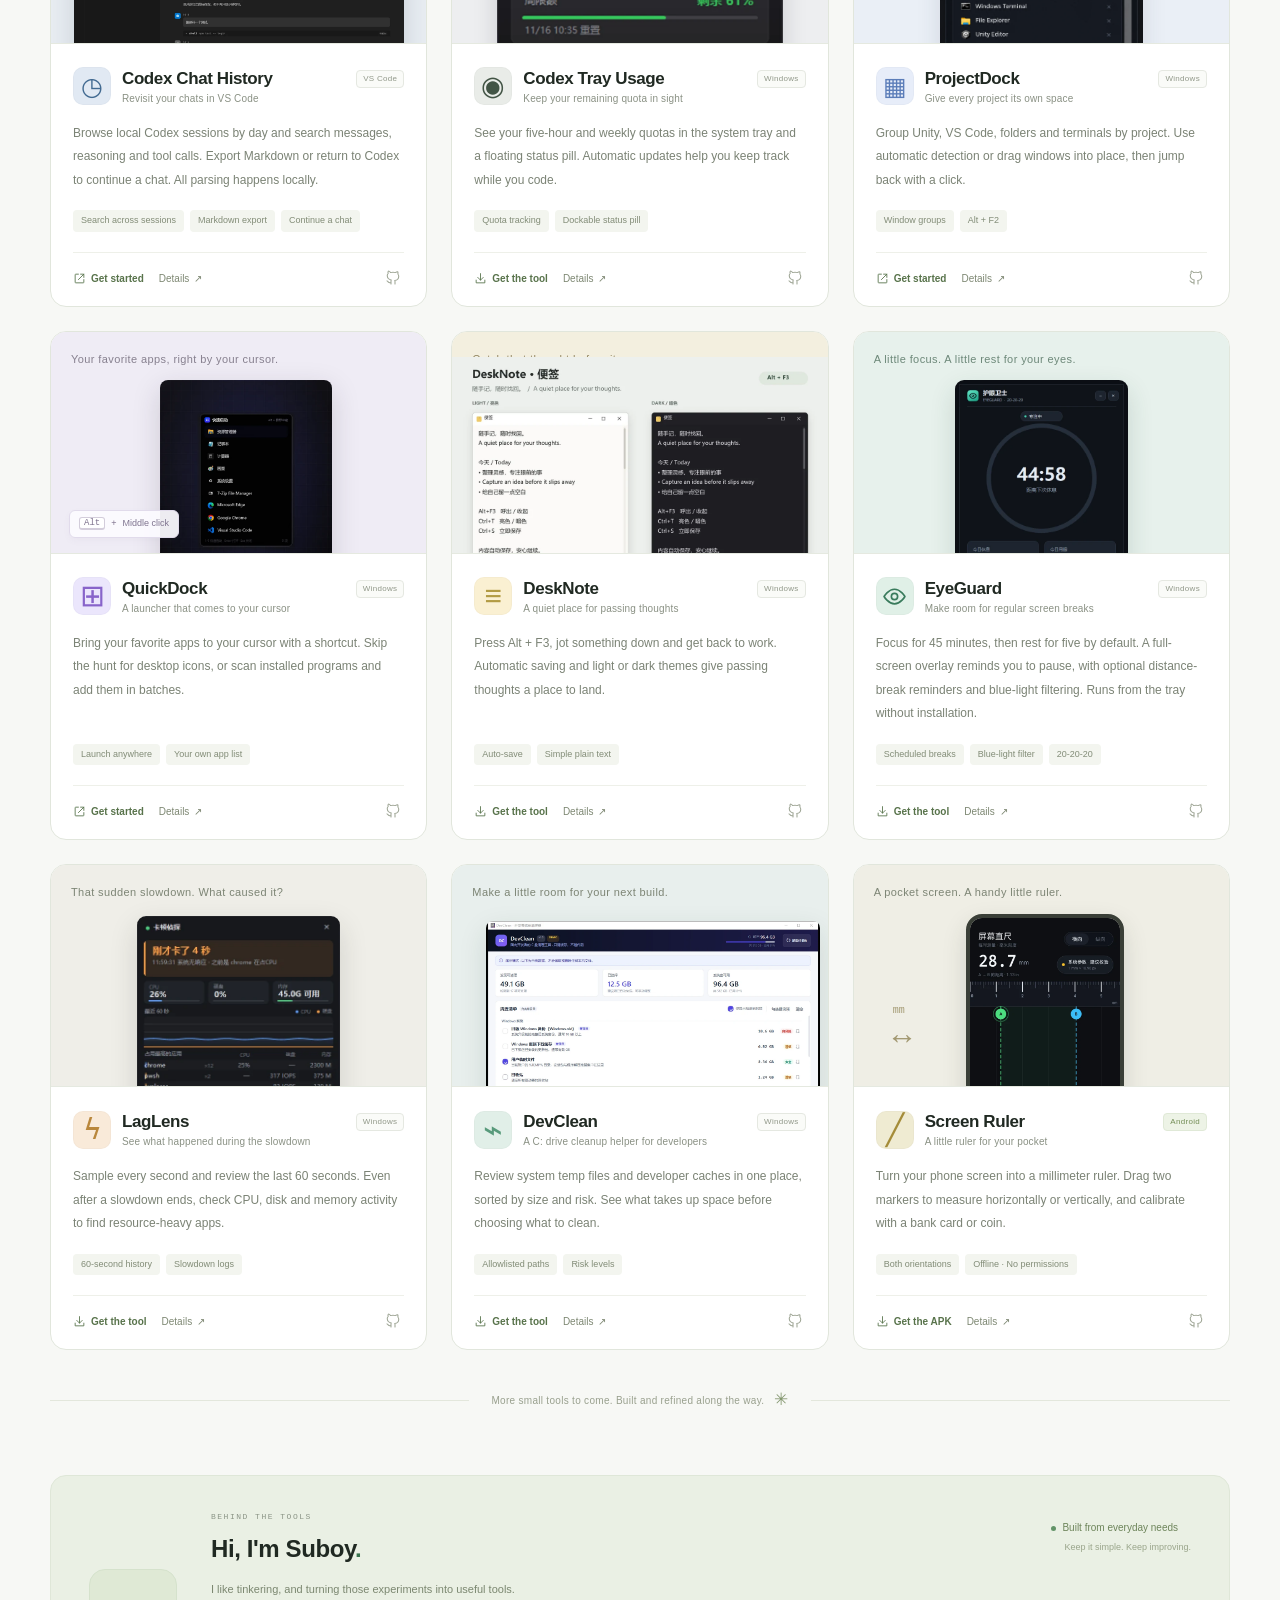
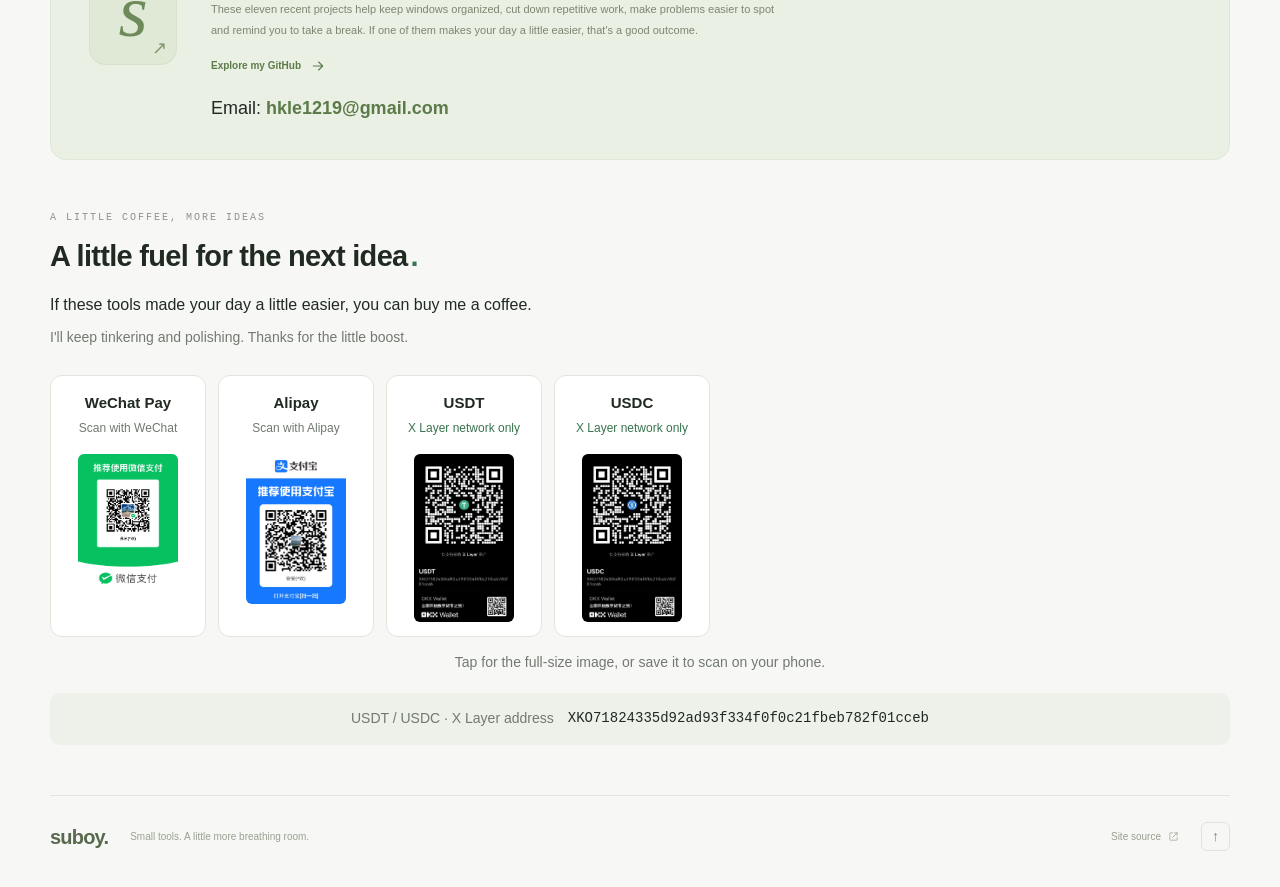
<file: en/index.html>
<!DOCTYPE html>
<html lang="en">
<head>
  <meta charset="UTF-8">
  <meta name="viewport" content="width=device-width, initial-scale=1">
  <meta name="theme-color" content="#f7f8f5">
  <meta name="description" content="Explore eleven tools by Suboy: CmdDock, Droid Studio Lite, Codex Chat History, Codex Tray Usage, DeskNote, DevClean, EyeGuard, LagLens, ProjectDock, QuickDock and Screen Ruler. Small tools for Windows, VS Code and Android.">
  <link rel="canonical" href="https://suboy1219.github.io/suboy/en/">
  <link rel="alternate" hreflang="zh-Hans" href="https://suboy1219.github.io/suboy/">
  <link rel="alternate" hreflang="en" href="https://suboy1219.github.io/suboy/en/">
  <link rel="alternate" hreflang="x-default" href="https://suboy1219.github.io/suboy/">
  <link rel="sitemap" type="application/xml" href="../sitemap.xml">
  <meta property="og:title" content="Suboy · Small tools, smoother days">
  <meta property="og:description" content="Eleven tools built for everyday needs. Terminals, Android debugging, Codex sessions, desktop shortcuts, break reminders, system diagnostics and a ruler in your pocket.">
  <meta property="og:type" content="website">
  <meta property="og:url" content="https://suboy1219.github.io/suboy/en/">
  <meta property="og:locale" content="en_US">
  <meta property="og:locale:alternate" content="zh_CN">
  <title>Suboy Toolbox · Windows Productivity Tools &amp; Android Apps</title>
  <link rel="icon" href="../assets/favicon.svg" type="image/svg+xml">
  <link rel="stylesheet" href="../styles.css">
  <script src="../locales/en.js" defer></script>
  <script src="../app.js" defer></script>
</head>
<body>
  <a class="skip-link" href="#tools">Skip to tools</a>
  <svg class="icon-definitions" xmlns="http://www.w3.org/2000/svg" aria-hidden="true">
    <symbol id="i-arrow" viewbox="0 0 24 24"><path d="M5 12h14m-6-6 6 6-6 6"/></symbol>
    <symbol id="i-external" viewbox="0 0 24 24"><path d="M14 4h6v6m0-6L10 14m0-10H5a1 1 0 0 0-1 1v14a1 1 0 0 0 1 1h14a1 1 0 0 0 1-1v-5"/></symbol>
    <symbol id="i-download" viewbox="0 0 24 24"><path d="M12 3v12m-5-5 5 5 5-5M4 15v5h16v-5"/></symbol>
    <symbol id="i-search" viewbox="0 0 24 24"><circle cx="10.5" cy="10.5" r="6.5"/><path d="m16 16 4 4"/></symbol>
    <symbol id="i-github" viewbox="0 0 24 24"><path d="M9 19c-4.3 1.3-4.3-2.2-6-2.7m12 5v-3.5c0-1 .1-1.5-.5-2.1 3-.3 6.1-1.5 6.1-6.8 0-1.5-.5-2.7-1.4-3.6.2-.3.6-1.8-.1-3.6 0 0-1.1-.4-3.7 1.4a13 13 0 0 0-6.8 0C6 .3 4.9.7 4.9.7c-.7 1.8-.3 3.3-.1 3.6-.9.9-1.4 2.1-1.4 3.6 0 5.3 3.1 6.5 6.1 6.8-.5.5-.6 1.2-.5 2.1v4.5" transform="translate(0 1) scale(1 .94)"/></symbol>
    <symbol id="i-windows" viewbox="0 0 24 24"><path d="m3 5 8-1v7H3V5Zm10-1 8-1v8h-8V4ZM3 13h8v7l-8-1v-6Zm10 0h8v8l-8-1v-7Z"/></symbol>
    <symbol id="i-check" viewbox="0 0 24 24"><path d="m5 12 4 4L19 6"/></symbol>
    <symbol id="i-close" viewbox="0 0 24 24"><path d="m6 6 12 12M6 18 18 6"/></symbol>
  </svg>

  <header class="site-header">
    <div class="container header-inner">
      <a class="brand" href="#" aria-label="Suboy home"><span class="brand-mark" aria-hidden="true"><i></i><i></i><i></i><i></i></span><span>suboy<span class="brand-period">.</span></span><span class="brand-label">INDIE TOOLBOX</span></a>
      <nav aria-label="Main navigation"><a class="nav-current" href="#tools">Tools</a><a href="#about">About</a><a class="nav-github" href="https://github.com/suboy1219" target="_blank" rel="noopener noreferrer"><svg class="icon"><use href="#i-github"/></svg>GitHub<svg class="icon small"><use href="#i-external"/></svg></a><span class="language-switch" role="group" aria-label="Choose language"><a href="../" lang="zh-CN" hreflang="zh-Hans" data-language="zh" aria-label="Switch to Chinese">中文</a><span aria-hidden="true">/</span><a href="./" lang="en" hreflang="en" data-language="en" aria-label="Switch to English" aria-current="page">EN</a></span></nav>
    </div>
  </header>

  <main>
    <section class="hero container" aria-labelledby="hero-title">
      <div class="hero-copy">
        <p class="eyebrow"><span class="status-dot"></span>SIDE PROJECTS FOR EVERYDAY LIFE</p>
        <h1 id="hero-title">Small tools,<br>smoother <span class="green">days.</span></h1>
        <p class="hero-description">It starts with "I wish there was a tool for that."<br class="desktop-break">Less repetition. Fewer little hassles. One simple action.</p>
        <div class="hero-actions"><a class="button button-dark" href="#tools">Explore the tools<svg class="icon"><use href="#i-arrow"/></svg></a><a class="hero-source" href="https://github.com/suboy1219" target="_blank" rel="noopener noreferrer">View on GitHub<svg class="icon small"><use href="#i-external"/></svg></a></div>
        <p class="hero-footnote"><svg class="icon small"><use href="#i-windows"/></svg>Windows desktop<span class="separator">/</span>Android on the go</p>
      </div>
      <figure class="hero-visual" aria-label="A preview of CmdDock and Codex Tray Usage">
        <div class="visual-topline"><span><span class="status-dot"></span> BUILT FOR EVERYDAY</span><span>01 — 11</span></div>
        <div class="terminal-preview"><img src="../assets/cmd-dock.webp" width="1180" height="720" alt="CmdDock native terminal in dark mode" fetchpriority="high"></div>
        <div class="usage-preview"><img src="../assets/codex-taskbar.webp" width="640" height="452" alt="Codex Tray Usage showing example five-hour and weekly quotas"></div>
        <div class="visual-sticker"><span class="sticker-icon">↗</span><div>Less friction<span>More focus</span></div></div>
        <figcaption><span class="mini-cross">✳</span>Small, focused, useful.<span class="visual-caption-right">THE SUBOY COLLECTION</span></figcaption>
      </figure>
    </section>

    <div class="collection-strip container"><p><span class="strip-number">11</span> useful tools<span class="strip-divider"></span>From your desktop to your pocket</p><span class="strip-note">MADE TO MAKE LIFE EASIER <span>↘</span></span></div>

    <section class="tools-section container" id="tools" aria-labelledby="tools-title">
      <div class="section-heading"><div><p class="section-kicker">THE TOOLBOX</p><h2 id="tools-title">Fresh from the workbench<span class="heading-dot">.</span></h2></div><p>One small problem solved. A little time saved.</p></div>
      <div class="toolbar" hidden>
        <div class="filters" role="group" aria-label="Filter tools by category">
          <button class="filter active" type="button" data-filter="all" aria-pressed="true">All tools <span>11</span></button>
          <button class="filter" type="button" data-filter="desktop" aria-pressed="false">Desktop <span>4</span></button>
          <button class="filter" type="button" data-filter="dev" aria-pressed="false">Dev &amp; system <span>6</span></button>
          <button class="filter" type="button" data-filter="android" aria-pressed="false">Android <span>1</span></button>
        </div>
        <label class="search-box"><svg class="icon"><use href="#i-search"/></svg><input id="tool-search" type="search" placeholder="Find a handy tool…" aria-label="Search tools" maxlength="100" autocomplete="off"><span class="search-hint" aria-hidden="true">/</span></label>
      </div>
      <p class="sr-only" id="results-status" role="status" aria-live="polite" aria-atomic="true">Showing all 11 tools</p>

      <div class="tool-grid" id="tool-grid">
        <article class="tool-card featured" data-id="cmd-dock" data-category="dev" data-keywords="terminal powershell cmd 终端 命令行 分屏">
          <div class="card-visual terminal-visual"><span class="visual-label">One window. Multiple workspaces.</span><img src="../assets/cmd-dock.webp" width="1180" height="720" alt="CmdDock terminal in dark mode" loading="lazy"><span class="featured-label"><span class="status-dot"></span>Featured</span></div>
          <div class="card-content"><div class="card-title-row"><span class="app-icon cmd-icon" aria-hidden="true">›_</span><div><h3>CmdDock</h3><span class="tool-subtitle">A native terminal with tabs and splits</span></div><span class="platform">Windows</span></div><p class="card-description">Keep cmd and PowerShell in one window instead of crowding your taskbar. Tabs, flexible split panes, search and directory bookmarks stay close at hand.</p><div class="tags"><span>Native ConPTY</span><span>Flexible splits</span><span>CJK support</span></div><div class="card-footer"><a class="download-link" href="https://github.com/suboy1219/cmd-dock/releases/latest" target="_blank" rel="noopener noreferrer"><svg class="icon small"><use href="#i-download"/></svg>Get the tool</a><button type="button" class="detail-button" hidden>Details <span aria-hidden="true">↗</span></button><a class="source-link" href="https://github.com/suboy1219/cmd-dock" target="_blank" rel="noopener noreferrer" aria-label="CmdDock source code"><svg class="icon"><use href="#i-github"/></svg></a></div></div>
        </article>

        <article class="tool-card" data-id="droid-studio-lite" data-category="dev" data-keywords="android adb logcat device explorer editor 安卓 调试 日志 设备 文件 编辑器">
          <div class="card-visual droid-visual"><div class="preview-caption">Logs, files and code. Travel light.</div><img src="../assets/droid-studio-lite.webp" width="1200" height="742" alt="Droid Studio Lite demo showing device files, the text editor and Logcat" loading="lazy"></div>
          <div class="card-content"><div class="card-title-row"><span class="app-icon droid-icon" aria-hidden="true">DS</span><div><h3>Droid Studio Lite</h3><span class="tool-subtitle">Lightweight Android debugging</span></div><span class="platform">Windows</span></div><p class="card-description">View Logcat, manage device files and edit local or device text files in tabs through adb, without starting Gradle or loading a project index.</p><div class="tags"><span>Logcat filters</span><span>Device Explorer</span><span>Tabbed editor</span></div><div class="card-footer"><a class="download-link" href="https://github.com/suboy1219/droid-studio-lite#readme" target="_blank" rel="noopener noreferrer"><svg class="icon small"><use href="#i-external"/></svg>Get started</a><button type="button" class="detail-button" hidden>Details <span aria-hidden="true">↗</span></button><a class="source-link" href="https://github.com/suboy1219/droid-studio-lite" target="_blank" rel="noopener noreferrer" aria-label="Droid Studio Lite source code"><svg class="icon"><use href="#i-github"/></svg></a></div></div>
        </article>

        <article class="tool-card" data-id="codex-chat-history" data-category="dev" data-keywords="codex chat history vscode vsix rollout jsonl 聊天 历史 会话 记录 搜索 导出 归档 恢复">
          <div class="card-visual history-visual"><div class="preview-caption">Revisit past chats. Pick up your train of thought.</div><img src="../assets/codex-chat-history.webp" width="1200" height="750" alt="Codex Chat History session sidebar and chat panel with fictional demo content" loading="lazy"></div>
          <div class="card-content"><div class="card-title-row"><span class="app-icon history-icon" aria-hidden="true">◷</span><div><h3>Codex Chat History</h3><span class="tool-subtitle">Revisit your chats in VS Code</span></div><span class="platform">VS Code</span></div><p class="card-description">Browse local Codex sessions by day and search messages, reasoning and tool calls. Export Markdown or return to Codex to continue a chat. All parsing happens locally.</p><div class="tags"><span>Search across sessions</span><span>Markdown export</span><span>Continue a chat</span></div><div class="card-footer"><a class="download-link" href="https://github.com/suboy1219/codex-chat-history#readme" target="_blank" rel="noopener noreferrer"><svg class="icon small"><use href="#i-external"/></svg>Get started</a><button type="button" class="detail-button" hidden>Details <span aria-hidden="true">↗</span></button><a class="source-link" href="https://github.com/suboy1219/codex-chat-history" target="_blank" rel="noopener noreferrer" aria-label="Codex Chat History source code"><svg class="icon"><use href="#i-github"/></svg></a></div></div>
        </article>

        <article class="tool-card" data-id="codex-taskbar" data-category="dev" data-keywords="codex ai quota 额度 用量 托盘 5h weekly">
          <div class="card-visual codex-visual"><div class="preview-caption">Your remaining quota, at a glance.</div><img src="../assets/codex-taskbar.webp" width="640" height="452" alt="Codex Tray Usage interface with example quota data" loading="lazy"></div>
          <div class="card-content"><div class="card-title-row"><span class="app-icon codex-icon" aria-hidden="true">◉</span><div><h3>Codex Tray Usage</h3><span class="tool-subtitle">Keep your remaining quota in sight</span></div><span class="platform">Windows</span></div><p class="card-description">See your five-hour and weekly quotas in the system tray and a floating status pill. Automatic updates help you keep track while you code.</p><div class="tags"><span>Quota tracking</span><span>Dockable status pill</span></div><div class="card-footer"><a class="download-link" href="https://github.com/suboy1219/codex-taskbar/releases/latest" target="_blank" rel="noopener noreferrer"><svg class="icon small"><use href="#i-download"/></svg>Get the tool</a><button type="button" class="detail-button" hidden>Details <span aria-hidden="true">↗</span></button><a class="source-link" href="https://github.com/suboy1219/codex-taskbar" target="_blank" rel="noopener noreferrer" aria-label="Codex Tray Usage source code"><svg class="icon"><use href="#i-github"/></svg></a></div></div>
        </article>

        <article class="tool-card" data-id="project-dock" data-category="desktop" data-keywords="项目 窗口 分组 切换 unity vscode alt f2">
          <div class="card-visual project-visual"><div class="preview-caption">Lots of windows. A little more order.</div><img src="../assets/project-dock.webp" width="915" height="1719" alt="ProjectDock window groups with example project names" loading="lazy"></div>
          <div class="card-content"><div class="card-title-row"><span class="app-icon project-icon" aria-hidden="true">▦</span><div><h3>ProjectDock</h3><span class="tool-subtitle">Give every project its own space</span></div><span class="platform">Windows</span></div><p class="card-description">Group Unity, VS Code, folders and terminals by project. Use automatic detection or drag windows into place, then jump back with a click.</p><div class="tags"><span>Window groups</span><span>Alt + F2</span></div><div class="card-footer"><a class="download-link" href="https://github.com/suboy1219/project-dock" target="_blank" rel="noopener noreferrer"><svg class="icon small"><use href="#i-external"/></svg>Get started</a><button type="button" class="detail-button" hidden>Details <span aria-hidden="true">↗</span></button><a class="source-link" href="https://github.com/suboy1219/project-dock" target="_blank" rel="noopener noreferrer" aria-label="ProjectDock source code"><svg class="icon"><use href="#i-github"/></svg></a></div></div>
        </article>

        <article class="tool-card" data-id="quick-dock" data-category="desktop" data-keywords="启动器 launcher 快捷 程序 鼠标 alt 中键">
          <div class="card-visual quick-visual"><div class="preview-caption">Your favorite apps, right by your cursor.</div><img src="../assets/quick-dock.webp" width="560" height="650" alt="QuickDock quick-launch menu beside the cursor" loading="lazy"><span class="shortcut-chip"><kbd>Alt</kbd><span>+</span><span>Middle click</span></span></div>
          <div class="card-content"><div class="card-title-row"><span class="app-icon quick-icon" aria-hidden="true">⊞</span><div><h3>QuickDock</h3><span class="tool-subtitle">A launcher that comes to your cursor</span></div><span class="platform">Windows</span></div><p class="card-description">Bring your favorite apps to your cursor with a shortcut. Skip the hunt for desktop icons, or scan installed programs and add them in batches.</p><div class="tags"><span>Launch anywhere</span><span>Your own app list</span></div><div class="card-footer"><a class="download-link" href="https://github.com/suboy1219/quick-dock" target="_blank" rel="noopener noreferrer"><svg class="icon small"><use href="#i-external"/></svg>Get started</a><button type="button" class="detail-button" hidden>Details <span aria-hidden="true">↗</span></button><a class="source-link" href="https://github.com/suboy1219/quick-dock" target="_blank" rel="noopener noreferrer" aria-label="QuickDock source code"><svg class="icon"><use href="#i-github"/></svg></a></div></div>
        </article>

        <article class="tool-card" data-id="desk-note" data-category="desktop" data-keywords="note 便签 笔记 灵感 文本 alt f3 自动保存">
          <div class="card-visual note-visual"><div class="preview-caption">Catch that thought before it goes.</div><img src="../assets/desk-note.webp" width="1040" height="780" alt="Illustration of DeskNote light and dark themes, not an app screenshot" loading="lazy"></div>
          <div class="card-content"><div class="card-title-row"><span class="app-icon note-icon" aria-hidden="true">≡</span><div><h3>DeskNote</h3><span class="tool-subtitle">A quiet place for passing thoughts</span></div><span class="platform">Windows</span></div><p class="card-description">Press Alt + F3, jot something down and get back to work. Automatic saving and light or dark themes give passing thoughts a place to land.</p><div class="tags"><span>Auto-save</span><span>Simple plain text</span></div><div class="card-footer"><a class="download-link" href="https://github.com/suboy1219/desk-note/releases/latest" target="_blank" rel="noopener noreferrer"><svg class="icon small"><use href="#i-download"/></svg>Get the tool</a><button type="button" class="detail-button" hidden>Details <span aria-hidden="true">↗</span></button><a class="source-link" href="https://github.com/suboy1219/desk-note" target="_blank" rel="noopener noreferrer" aria-label="DeskNote source code"><svg class="icon"><use href="#i-github"/></svg></a></div></div>
        </article>

        <article class="tool-card" data-id="eye-guard" data-category="desktop" data-keywords="EyeGuard 护眼 卫士 休息 提醒 蓝光 远眺 20-20-20 托盘">
          <div class="card-visual eye-visual"><div class="preview-caption">A little focus. A little rest for your eyes.</div><img src="../assets/eye-guard.webp" width="484" height="672" alt="EyeGuard main panel showing the break countdown and daily screen-time statistics" loading="lazy"></div>
          <div class="card-content"><div class="card-title-row"><span class="app-icon eye-icon" aria-hidden="true"><svg class="icon" viewbox="0 0 24 24"><path d="M2 12s4-7 10-7 10 7 10 7-4 7-10 7S2 12 2 12Z"/><circle cx="12" cy="12" r="3"/></svg></span><div><h3>EyeGuard <span class="title-alias">Eye care</span></h3><span class="tool-subtitle">Make room for regular screen breaks</span></div><span class="platform">Windows</span></div><p class="card-description">Focus for 45 minutes, then rest for five by default. A full-screen overlay reminds you to pause, with optional distance-break reminders and blue-light filtering. Runs from the tray without installation.</p><div class="tags"><span>Scheduled breaks</span><span>Blue-light filter</span><span>20-20-20</span></div><div class="card-footer"><a class="download-link" href="https://github.com/suboy1219/eye-guard/releases/latest" target="_blank" rel="noopener noreferrer"><svg class="icon small"><use href="#i-download"/></svg>Get the tool</a><button type="button" class="detail-button" hidden>Details <span aria-hidden="true">↗</span></button><a class="source-link" href="https://github.com/suboy1219/eye-guard" target="_blank" rel="noopener noreferrer" aria-label="EyeGuard source code"><svg class="icon"><use href="#i-github"/></svg></a></div></div>
        </article>

        <article class="tool-card" data-id="lag-lens" data-category="dev" data-keywords="卡顿 性能 cpu 内存 硬盘 监控 托盘 诊断">
          <div class="card-visual lag-visual"><div class="preview-caption">That sudden slowdown. What caused it?</div><img src="../assets/lag-lens.webp" width="420" height="586" alt="LagLens diagnostic panel using simulated load data" loading="lazy"></div>
          <div class="card-content"><div class="card-title-row"><span class="app-icon lag-icon" aria-hidden="true">ϟ</span><div><h3>LagLens <span class="title-alias">Lag detective</span></h3><span class="tool-subtitle">See what happened during the slowdown</span></div><span class="platform">Windows</span></div><p class="card-description">Sample every second and review the last 60 seconds. Even after a slowdown ends, check CPU, disk and memory activity to find resource-heavy apps.</p><div class="tags"><span>60-second history</span><span>Slowdown logs</span></div><div class="card-footer"><a class="download-link" href="https://github.com/suboy1219/lag-lens/releases/latest" target="_blank" rel="noopener noreferrer"><svg class="icon small"><use href="#i-download"/></svg>Get the tool</a><button type="button" class="detail-button" hidden>Details <span aria-hidden="true">↗</span></button><a class="source-link" href="https://github.com/suboy1219/lag-lens" target="_blank" rel="noopener noreferrer" aria-label="LagLens source code"><svg class="icon"><use href="#i-github"/></svg></a></div></div>
        </article>

        <article class="tool-card" data-id="dev-clean" data-category="dev" data-keywords="DevClean C盘 清理 缓存 npm gradle docker 磁盘 空间">
          <div class="card-visual clean-visual"><div class="preview-caption">Make a little room for your next build.</div><img src="../assets/dev-clean.webp" width="1200" height="840" alt="DevClean cache cleanup interface with simulated capacity and cache data" loading="lazy"></div>
          <div class="card-content"><div class="card-title-row"><span class="app-icon clean-icon" aria-hidden="true">⌁</span><div><h3>DevClean</h3><span class="tool-subtitle">A C: drive cleanup helper for developers</span></div><span class="platform">Windows</span></div><p class="card-description">Review system temp files and developer caches in one place, sorted by size and risk. See what takes up space before choosing what to clean.</p><div class="tags"><span>Allowlisted paths</span><span>Risk levels</span></div><div class="card-footer"><a class="download-link" href="https://github.com/suboy1219/DevClean/releases/latest" target="_blank" rel="noopener noreferrer"><svg class="icon small"><use href="#i-download"/></svg>Get the tool</a><button type="button" class="detail-button" hidden>Details <span aria-hidden="true">↗</span></button><a class="source-link" href="https://github.com/suboy1219/DevClean" target="_blank" rel="noopener noreferrer" aria-label="DevClean source code"><svg class="icon"><use href="#i-github"/></svg></a></div></div>
        </article>

        <article class="tool-card" data-id="screen-ruler" data-category="android" data-keywords="直尺 测量 毫米 mm 标尺 尺子 android 安卓 手机">
          <div class="card-visual ruler-visual"><div class="preview-caption">A pocket screen. A handy little ruler.</div><img src="../assets/screen-ruler.webp" width="540" height="1170" alt="Screen Ruler for Android showing the distance between two markers in millimeters" loading="lazy"><span class="ruler-decoration" aria-hidden="true">mm<br><b>↔</b></span></div>
          <div class="card-content"><div class="card-title-row"><span class="app-icon ruler-icon" aria-hidden="true">╱</span><div><h3>Screen Ruler</h3><span class="tool-subtitle">A little ruler for your pocket</span></div><span class="platform android-platform">Android</span></div><p class="card-description">Turn your phone screen into a millimeter ruler. Drag two markers to measure horizontally or vertically, and calibrate with a bank card or coin.</p><div class="tags"><span>Both orientations</span><span>Offline · No permissions</span></div><div class="card-footer"><a class="download-link" href="https://github.com/suboy1219/screen-ruler/blob/main/dist/ScreenRuler-1.0.1.apk" target="_blank" rel="noopener noreferrer"><svg class="icon small"><use href="#i-download"/></svg>Get the APK</a><button type="button" class="detail-button" hidden>Details <span aria-hidden="true">↗</span></button><a class="source-link" href="https://github.com/suboy1219/screen-ruler" target="_blank" rel="noopener noreferrer" aria-label="Screen Ruler source code"><svg class="icon"><use href="#i-github"/></svg></a></div></div>
        </article>
      </div>
      <div class="empty-state" id="empty-state" hidden><svg class="icon"><use href="#i-search"/></svg><h3>No tools found just yet</h3><p>Try another keyword, or explore all the tools.</p><button type="button" class="button button-dark" id="reset-search">Show all tools</button></div>
      <div class="collection-end"><span></span><p>More small tools to come. Built and refined along the way.<span aria-hidden="true">✳</span></p><span></span></div>
    </section>

    <section class="about-section container" id="about" aria-labelledby="about-title">
      <div class="about-monogram" aria-hidden="true">s<span>↗</span></div>
      <div class="about-copy"><p class="section-kicker">BEHIND THE TOOLS</p><h2 id="about-title">Hi, I'm Suboy<span class="green">.</span></h2><p>I like tinkering, and turning those experiments into useful tools.<br>These eleven recent projects help keep windows organized, cut down repetitive work, make problems easier to spot and remind you to take a break. If one of them makes your day a little easier, that's a good outcome.</p><a href="https://github.com/suboy1219" target="_blank" rel="noopener noreferrer">Explore my GitHub<svg class="icon small"><use href="#i-arrow"/></svg></a><p class="about-contact"><span>Email: </span><a href="mailto:hkle1219@gmail.com">hkle1219@gmail.com</a></p></div>
      <div class="about-note"><span class="status-dot"></span>Built from everyday needs<span>Keep it simple. Keep improving.</span></div>
    </section>
    <section class="support-section container" id="support" aria-labelledby="support-title">
      <div class="section-heading"><div><p class="section-kicker">A LITTLE COFFEE, MORE IDEAS</p><h2 id="support-title">A little fuel for the next idea<span class="heading-dot">.</span></h2></div></div>
      <p class="support-intro">If these tools made your day a little easier, you can buy me a coffee.<span>I'll keep tinkering and polishing. Thanks for the little boost.</span></p>
      <div class="support-grid">
        <figure class="support-method">
          <figcaption><h3>WeChat Pay</h3><p class="support-method-note">Scan with WeChat</p></figcaption>
          <a class="support-qr" href="../image/weixin.png" target="_blank" rel="noopener noreferrer" aria-label="View the full-size WeChat payment code"><img src="../image/weixin.png" width="1118" height="1524" alt="WeChat Pay donation code" loading="lazy"></a>
        </figure>
        <figure class="support-method">
          <figcaption><h3>Alipay</h3><p class="support-method-note">Scan with Alipay</p></figcaption>
          <a class="support-qr" href="../image/zhifubao.jpg" target="_blank" rel="noopener noreferrer" aria-label="View the full-size Alipay payment code"><img src="../image/zhifubao.jpg" width="1080" height="1619" alt="Alipay donation code" loading="lazy"></a>
        </figure>
        <figure class="support-method">
          <figcaption><h3>USDT</h3><p class="support-method-note support-network">X Layer network only</p></figcaption>
          <a class="support-qr" href="../image/usdt.jpg" target="_blank" rel="noopener noreferrer" aria-label="View the full-size USDT payment code"><img src="../image/usdt.jpg" width="917" height="1541" alt="USDT donation code, X Layer network only" loading="lazy"></a>
        </figure>
        <figure class="support-method">
          <figcaption><h3>USDC</h3><p class="support-method-note support-network">X Layer network only</p></figcaption>
          <a class="support-qr" href="../image/usdc.jpg" target="_blank" rel="noopener noreferrer" aria-label="View the full-size USDC payment code"><img src="../image/usdc.jpg" width="917" height="1541" alt="USDC donation code, X Layer network only" loading="lazy"></a>
        </figure>
      </div>
      <p class="support-image-hint">Tap for the full-size image, or save it to scan on your phone.</p>
      <div class="support-wallet"><span class="support-address-label">USDT / USDC · X Layer address</span><code class="support-address" dir="ltr">XKO71824335d92ad93f334f0f0c21fbeb782f01cceb</code></div>
    </section>
  </main>

  <footer class="site-footer container"><a class="footer-brand" href="#">suboy.</a><p>Small tools. A little more breathing room.</p><a href="https://github.com/suboy1219/suboy" target="_blank" rel="noopener noreferrer">Site source<svg class="icon small"><use href="#i-external"/></svg></a><a class="back-top" href="#" aria-label="Back to top">↑</a></footer>

  <dialog class="tool-dialog" id="tool-dialog" aria-labelledby="dialog-title" aria-describedby="dialog-description"><button class="dialog-close" type="button" aria-label="Close tool details" autofocus><svg class="icon"><use href="#i-close"/></svg></button><div id="dialog-content"></div></dialog>
</body>
</html>
</file>
<file: styles.css>
@charset "UTF-8";

:root{color-scheme:light;--bg:#f7f8f5;--paper:#fff;--ink:#202922;--muted:#717970;--green:#39734f;--line:#e1e6dd;--soft:#edf1e9;--radius:16px;font-family:Inter,"Segoe UI","PingFang SC","Microsoft YaHei",sans-serif;font-synthesis:none}
*,*::before,*::after{box-sizing:border-box}html{scroll-behavior:smooth;scroll-padding-top:100px}body{margin:0;background:var(--bg);color:var(--ink);font-size:14px;line-height:1.7;-webkit-font-smoothing:antialiased}body.modal-open{overflow:hidden}a{color:inherit;text-decoration:none}button,input{font:inherit}button,a,input{-webkit-tap-highlight-color:transparent}button{cursor:pointer}button:disabled{cursor:default}a,button,input{touch-action:manipulation}button{color:inherit}button:focus-visible,a:focus-visible,input:focus-visible{outline:3px solid #49825f;outline-offset:4px}img{display:block;max-width:100%;height:auto}figure,p,h1,h2,h3{margin:0}button{border:0}svg.icon{width:20px;height:20px;fill:none;stroke:currentColor;stroke-width:1.6;stroke-linecap:round;stroke-linejoin:round;flex:none}svg.small{width:16px;height:16px}.icon-definitions{position:absolute;width:0;height:0;overflow:hidden}.container{width:min(1180px,calc(100% - 80px));margin-inline:auto}.sr-only{position:absolute;width:1px;height:1px;margin:-1px;padding:0;clip:rect(0,0,0,0);overflow:hidden;white-space:nowrap;border:0}[hidden]{display:none!important}::selection{background:#d9ebd3;color:#203e29}
.skip-link{position:fixed;top:10px;left:10px;transform:translateY(-160%);z-index:20;padding:10px 20px;background:var(--ink);color:#fff;border-radius:8px}.skip-link:focus{transform:none}.site-header{border-bottom:1px solid var(--line);background:rgba(247,248,245,.95)}.header-inner{height:88px;display:flex;align-items:center;justify-content:space-between}.brand{display:flex;align-items:center;gap:12px;font-size:29px;font-weight:750;letter-spacing:-1.5px}.brand-period{color:var(--green)}.brand-label{font-size:12px;letter-spacing:1px;color:var(--muted);font-weight:400;border-left:1px solid #ced6ca;padding-left:17px;margin-left:7px}.brand-mark{display:grid;grid-template-columns:repeat(2,9px);gap:3px;transform:rotate(-5deg);margin-right:1px}.brand-mark i{width:9px;height:9px;border-radius:2px;background:var(--green)}.brand-mark i:nth-child(2){opacity:.5}.brand-mark i:nth-child(3){opacity:.75}nav{display:flex;align-items:center;gap:35px;font-size:13px}nav>a{color:#616b60;transition:color .2s}nav>a:hover,.nav-current{color:var(--ink)}.nav-current{font-weight:650}.nav-github{display:flex;align-items:center;gap:8px;border-left:1px solid var(--line);padding-left:29px}.nav-github .small{width:13px;height:13px;color:#80897e}
.hero{display:grid;grid-template-columns:1.05fr 1fr;gap:65px;padding-top:79px;padding-bottom:76px;align-items:center}.eyebrow{font-size:12px;color:var(--green);display:flex;align-items:center;gap:9px;letter-spacing:1.2px;margin-bottom:24px}.status-dot{display:inline-block;width:6px;height:6px;background:#629367;border-radius:50%;flex:none}.hero h1{font-size:clamp(42px,4.7vw,64px);font-weight:750;line-height:1.32;letter-spacing:-2px}.green{color:var(--green)}.hero h1 .green{position:relative;white-space:nowrap}.hero-description{font-size:15px;line-height:1.95;letter-spacing:.25px;color:#788074;margin-top:23px}.hero-actions{display:flex;align-items:center;gap:24px;margin-top:30px}.button{display:inline-flex;align-items:center;justify-content:center;gap:22px;border-radius:8px;padding:13px 21px;font-size:13px;font-weight:550;transition:background .2s,transform .2s}.button:hover{transform:translateY(-2px)}.button-dark{background:#26382b;color:white}.button-dark:hover{background:#38573f}.hero-source{display:flex;align-items:center;gap:8px;font-size:12px;color:#626e60}.hero-source:hover{color:var(--green)}.hero-footnote{display:flex;align-items:center;gap:9px;margin-top:25px;color:#828b7d;font-size:10px;letter-spacing:.6px}.hero-footnote svg{width:12px;height:12px}.separator{margin-inline:4px;color:#b2baac}
.hero-visual{height:352px;position:relative;border:1px solid #dce5d5;border-radius:18px;background-color:#e9eee4;background-image:radial-gradient(#b7c5b2 .7px,transparent .7px);background-size:16px 16px;isolation:isolate}.visual-topline{position:absolute;left:22px;right:22px;top:18px;display:flex;align-items:center;justify-content:space-between;color:#6a7f61;font:9px/1.5 Consolas,monospace;letter-spacing:1.1px}.visual-topline>span:first-child{display:flex;align-items:center;gap:7px}.visual-topline .status-dot{width:4px;height:4px}.terminal-preview{position:absolute;top:76px;left:26px;width:82%;transform:rotate(-5deg);border-radius:8px;overflow:hidden;box-shadow:0 18px 40px #1d352329;border:4px solid #26302c}.usage-preview{position:absolute;top:122px;right:-15px;width:48%;transform:rotate(5deg);box-shadow:0 15px 36px #1b2b2640;border:3px solid #202722;border-radius:10px;overflow:hidden}.visual-sticker{position:absolute;bottom:48px;left:30px;display:flex;align-items:center;gap:10px;background:#fcfdf8;padding:12px 17px 12px 12px;border:1px solid #e0e7d9;border-radius:10px;box-shadow:0 6px 16px #5d715616;transform:rotate(-4deg);font-size:12px;font-weight:600}.sticker-icon{font-size:23px;border-radius:50%;background:#e5efda;width:33px;height:33px;text-align:center;color:#4e6f41;line-height:31px}.visual-sticker div>span{display:block;font-size:9px;letter-spacing:1px;color:#7b8776;font-weight:400}.hero-visual figcaption{position:absolute;bottom:13px;left:21px;right:20px;display:flex;align-items:center;gap:6px;color:#72816a;font-size:9px}.mini-cross{font-size:16px;color:#526e46}.visual-caption-right{margin-left:auto;font:7px Consolas,monospace;letter-spacing:.8px}
.collection-strip{border-block:1px solid var(--line);padding-block:18px;display:flex;align-items:center;justify-content:space-between;color:#7b8476;font-size:12px}.collection-strip p{display:flex;align-items:center;gap:7px}.strip-number{font:600 17px Consolas,monospace;color:var(--ink);margin-right:3px}.strip-divider{height:13px;width:1px;background:#d5ddcf;margin-inline:16px}.strip-note{font:9px Consolas,monospace;letter-spacing:1.1px}.strip-note>span{font-size:17px;margin-left:16px;color:#608155}
.tools-section{padding-top:64px;padding-bottom:60px}.section-heading{display:flex;align-items:end;justify-content:space-between;gap:24px;margin-bottom:30px}.section-kicker{font:10px/1.5 Consolas,monospace;letter-spacing:2px;color:#8b9486;margin-bottom:10px}.section-heading h2{font-size:29px;line-height:1.5;letter-spacing:-.7px;font-weight:650}.heading-dot{color:var(--green);padding-left:3px}.section-heading>p{font-size:12px;color:#858c80;margin-bottom:5px}.toolbar{display:flex;justify-content:space-between;align-items:center;gap:20px;margin-bottom:27px}.filters{display:flex;align-items:center;gap:5px;flex-wrap:wrap}.filter{font-size:12px;background:transparent;white-space:nowrap;color:#7b8376;padding:8px 13px;border-radius:7px;border:1px solid transparent;transition:background .2s,color .2s}.filter span{font:10px Consolas,monospace;margin-left:5px;opacity:.7}.filter:hover{background:#eaf0e4;color:#3a5e3f}.filter.active{background:#e8eee1;border-color:#dce5d2;color:#385d3c;font-weight:600}.search-box{display:flex;align-items:center;background:#fff;border:1px solid #e1e5dc;border-radius:8px;gap:8px;padding:8px 10px;color:#9da497}.search-box .icon{width:16px;height:16px}.search-box input{width:155px;min-width:0;border:0;background:transparent;outline:none;font-size:11px;color:#495542;line-height:1.6}.search-box:focus-within{outline:2px solid #698b61;outline-offset:2px}.search-box input:focus-visible{outline:none}.search-box input::placeholder{color:#959d8c}.search-hint{display:flex;align-items:center;justify-content:center;font:10px Consolas,monospace;border:1px solid #e6e9e2;border-radius:3px;width:18px;height:18px;color:#9da694}
.tool-grid{display:grid;grid-template-columns:repeat(3,minmax(0,1fr));gap:24px}.tool-card{background:var(--paper);border:1px solid #e1e6dc;border-radius:var(--radius);overflow:hidden;display:flex;flex-direction:column;transition:box-shadow .2s,border-color .2s,transform .2s;min-width:0}.tool-card:hover{border-color:#bdceb6;box-shadow:0 10px 30px #39512b0b;transform:translateY(-3px)}.tool-card.featured{grid-column:span 2}.tool-grid.is-filtered .featured{grid-column:auto}.card-visual{height:222px;position:relative;overflow:hidden;flex:none;border-bottom:1px solid #e5e9e0;background:#eef1eb}.card-visual img{position:absolute;transition:transform .35s}.tool-card:hover .card-visual img{transform:translateY(-4px)}.terminal-visual{background:#e6ebe3}.terminal-visual img{width:88%;top:48px;left:6%;border-radius:8px 8px 0 0;box-shadow:0 9px 20px #1c2c2b25}.visual-label{position:absolute;top:18px;left:25px;color:#74816c;font-size:11px;letter-spacing:.5px}.featured-label{position:absolute;right:18px;top:16px;background:#fbfff5d9;border:1px solid #d7e2cf;color:#687f54;border-radius:20px;padding:3px 9px;font-size:9px;display:flex;align-items:center;gap:5px}.featured-label .status-dot{width:4px;height:4px}.preview-caption{position:absolute;top:18px;left:20px;right:20px;font-size:11px;color:#7d8575;letter-spacing:.4px}.codex-visual{background:#edeef0}.codex-visual img{top:55px;left:12%;width:76%;border-radius:10px;box-shadow:0 9px 24px #1a1d2726}.project-visual{background:#eaeff6}.project-visual .preview-caption{color:#718094}.project-visual img{top:51px;left:23%;width:54%;box-shadow:0 10px 25px #29385120;border-radius:8px}.quick-visual{background:#efecf5}.quick-visual .preview-caption{color:#87808f}.quick-visual img{top:48px;left:29%;width:46%;box-shadow:0 9px 28px #2921362b;border-radius:8px}.shortcut-chip{position:absolute;bottom:15px;left:18px;display:flex;align-items:center;gap:6px;font-size:9px;background:#fcfbffef;color:#7e738e;border:1px solid #e1dbeb;border-radius:6px;padding:5px 9px;box-shadow:0 3px 7px #7563830b}.shortcut-chip kbd{font:9px Consolas,monospace;border:1px solid #d3cddb;border-bottom-width:2px;background:#fff;padding:0 4px;border-radius:3px}.note-visual{background:#f3efdf}.note-visual .preview-caption{color:#938763}.note-visual img{width:100%;top:25px;left:0}.lag-visual{background:#efeee8}.lag-visual img{top:51px;left:23%;width:54%;border-radius:9px;box-shadow:0 10px 28px #26272026}.clean-visual{background:#e8efed}.clean-visual img{top:56px;left:9%;width:89%;border-radius:7px;box-shadow:0 10px 28px #17342920}.ruler-visual{background:#efeee5}.ruler-visual img{top:49px;left:30%;width:42%;border-radius:16px;border:4px solid #3a3f37;box-shadow:0 10px 24px #2d362b26}.ruler-decoration{position:absolute;bottom:23px;left:39px;color:#a29871;font:10px Consolas,monospace}.ruler-decoration b{font-size:31px;line-height:1.5;font-weight:400}.card-content{padding:22px 22px 15px;display:flex;flex-direction:column;flex:1}.card-title-row{display:flex;align-items:center;gap:11px;margin-bottom:15px}.app-icon{width:38px;height:38px;display:inline-flex;align-items:center;justify-content:center;border-radius:10px;font-size:25px;line-height:1;flex:none;box-shadow:inset 0 0 0 1px #00000005}.cmd-icon{background:#e7edfc;color:#5479ca;font-family:Consolas,monospace;font-size:22px}.codex-icon{background:#e9ece8;color:#425445;font-size:27px}.project-icon{background:#e7edf9;color:#5b7db9}.quick-icon{background:#ebe6fc;color:#8864ca;font-size:30px}.note-icon{background:#faf0d2;color:#b29b44;font-size:30px}.lag-icon{background:#f9ead9;color:#b9873c;font-size:29px}.clean-icon{background:#e1efe8;color:#589a7b;font-size:33px}.ruler-icon{background:#efebd2;color:#a48c39;font-size:30px}.card-title-row h3{font-size:17px;font-weight:650;line-height:1.5;letter-spacing:-.4px}.tool-subtitle{font-size:10px;color:#8a9184;letter-spacing:.15px;display:block}.platform{font-size:8px;letter-spacing:.3px;border:1px solid #e5e8e1;color:#919889;background:#fafbf8;padding:1px 6px;line-height:1.8;border-radius:4px;margin-left:auto;align-self:flex-start;margin-top:4px}.android-platform{background:#edf3e6;color:#758f58;border-color:#e0e9d7}.title-alias{font-size:11px;color:#89907f;letter-spacing:0;font-weight:400;margin-left:3px}.card-description{font-size:12px;color:#7b8375;line-height:1.95;min-height:70px;margin-bottom:18px}.featured .card-description{max-width:590px}.tags{display:flex;flex-wrap:wrap;gap:6px;margin-top:auto;margin-bottom:20px}.tags span{font-size:9px;line-height:1.7;border-radius:4px;background:#f3f5ef;color:#828c77;padding:3px 8px}.card-footer{display:flex;align-items:center;gap:15px;padding-top:13px;border-top:1px solid #eef0e9;min-height:38px;font-size:10px}.download-link{display:flex;align-items:center;gap:5px;color:#58734b;font-weight:550}.download-link .icon{width:13px;height:13px}.download-link:hover{text-decoration:underline;text-underline-offset:4px}.detail-button{display:flex;align-items:center;gap:5px;font-size:10px;padding:4px 0;background:transparent;color:#7e8873}.detail-button:hover{color:#366842}.source-link{margin-left:auto;color:#a0a797;display:flex;padding:3px}.source-link .icon{width:16px;height:16px}.source-link:hover{color:#3b6348}.empty-state{text-align:center;padding:65px 20px;border:1px dashed #ccd9c4;border-radius:12px;background:#fff}.empty-state>.icon{width:34px;height:34px;color:#92a185;margin-inline:auto;margin-bottom:14px}.empty-state h3{font-size:19px}.empty-state p{color:var(--muted);margin:8px 0 22px;font-size:13px}.collection-end{display:flex;align-items:center;gap:22px;margin-top:36px}.collection-end>span{height:1px;background:#e3e7dc;flex:1}.collection-end p{font-size:10px;color:#99a08e;display:flex;align-items:center;gap:10px;letter-spacing:.3px}.collection-end p>span{font-size:17px;color:#83966e}
.about-section{display:flex;align-items:center;gap:34px;background:#eaf0e4;border:1px solid #dfe7d8;border-radius:var(--radius);padding:35px 38px;margin-bottom:50px}.about-monogram{width:88px;height:96px;flex:none;position:relative;border:1px solid #d5e2cc;background:#dfe9d5;border-radius:16px;font:italic 75px/1.1 Georgia,serif;color:#6e8a5b;text-align:center}.about-monogram>span{position:absolute;bottom:7px;right:9px;font:18px/1 sans-serif;color:#829772}.about-copy{flex:1}.about-copy .section-kicker{font-size:8px;letter-spacing:1.5px;margin-bottom:6px}.about-copy h2{font-size:24px;font-weight:600;letter-spacing:-.4px;margin-bottom:9px}.about-copy>p:not(.section-kicker){color:#7b8770;line-height:1.9;font-size:11px;max-width:570px}.about-copy>a{font-size:10px;color:#5c7b49;display:inline-flex;align-items:center;gap:9px;margin-top:16px;font-weight:550}.about-note{font-size:10px;color:#6d845a;align-self:start;padding-top:8px;white-space:nowrap}.about-note .status-dot{width:5px;height:5px;margin-right:6px}.about-note>span:last-child{display:block;margin-top:4px;margin-left:13px;font-size:9px;color:#9aa58b}.site-footer{display:flex;align-items:center;gap:22px;border-top:1px solid var(--line);padding-block:24px;margin-bottom:10px;font-size:10px;color:#99a08f}.footer-brand{font-weight:750;font-size:20px;letter-spacing:-.8px;color:#58694d}.site-footer>a:nth-last-child(2){display:flex;align-items:center;gap:7px;margin-left:auto}.site-footer svg{width:11px;height:11px}.back-top{border:1px solid #dee5d7;border-radius:6px;width:29px;height:29px;display:flex;align-items:center;justify-content:center;color:#7b8c6c;font-size:14px}.back-top:hover{background:#e7eddc}
.tool-dialog{width:min(810px,calc(100% - 36px));max-height:calc(100dvh - 48px);padding:0;border:1px solid #d5dfce;border-radius:18px;color:var(--ink);background:var(--bg);box-shadow:0 30px 100px #152b2850;overscroll-behavior:contain}.tool-dialog::backdrop{background:#1b2d239c;backdrop-filter:blur(5px)}.dialog-close{position:sticky;top:14px;float:right;margin:14px 14px -50px 0;z-index:2;width:34px;height:34px;display:grid;place-items:center;border:1px solid #dce3d5;border-radius:50%;background:#ffffffed;box-shadow:0 3px 8px #0000000a}.dialog-close:hover{background:#e1ebd9}.dialog-header{padding:34px 34px 25px}.dialog-header .card-title-row{padding-right:25px}.dialog-header h2{font-size:25px;line-height:1.4}.dialog-header .app-icon{width:46px;height:46px}.dialog-description{color:#6e7a65;font-size:13px;line-height:1.95}.dialog-image{margin:0 34px;padding:22px;background:#e9ede4;border:1px solid #dce4d4;border-radius:12px;display:flex;align-items:center;justify-content:center}.dialog-image img{max-height:420px;object-fit:contain;width:auto;max-width:100%;border-radius:5px}.image-caption{font-size:10px;color:#8e9883;margin:8px 34px 20px}.dialog-details{padding:0 34px 30px}.dialog-details h3{font-size:14px;margin-top:22px;margin-bottom:10px}.dialog-features{list-style:none;padding:0;margin:0;display:grid;gap:11px}.dialog-features li{font-size:12px;color:#727f67;display:flex;align-items:flex-start;gap:9px}.dialog-features .icon{color:#6f9360;width:15px;height:15px;margin-top:3px}.requirements{border-left:3px solid #b8caaa;padding:9px 13px;background:#eaf0e3;color:#79886c;font-size:11px;line-height:1.9}.dialog-actions{margin-top:23px;display:flex;gap:15px;align-items:center;flex-wrap:wrap}.dialog-actions>a:last-child{display:flex;align-items:center;gap:7px;font-size:12px;color:#738166}
@media(min-width:1500px){.hero{padding-block:90px}.hero-visual{height:385px}.terminal-preview{top:80px}.usage-preview{top:138px}}
@media(max-width:1100px){.container{width:calc(100% - 56px)}.hero{gap:35px;padding-block:60px}.hero h1{font-size:49px}.hero-visual{height:320px}.hero-actions{gap:18px}.hero-source{font-size:11px}.tool-grid{gap:18px}.card-content{padding:19px 17px 14px}.card-title-row{gap:9px}.card-title-row h3{font-size:15px}.tool-subtitle{font-size:9px}.app-icon{width:33px;height:33px}.platform{font-size:7px;padding-inline:4px}.title-alias{display:block;font-size:9px;line-height:1;margin:1px 0 3px}.search-box input{width:130px}.about-note{display:none}.card-visual{height:200px}.card-description{font-size:11px}.featured .card-description{min-height:64px}.tool-grid.is-filtered .featured .card-description{min-height:70px}.filter{padding-inline:10px}}
@media(max-width:850px){.hero{grid-template-columns:1fr 1fr;gap:28px}.hero h1{font-size:40px}.hero-description{font-size:12px}.hero-visual{height:280px}.terminal-preview{top:67px}.usage-preview{top:120px;right:-8px}.visual-sticker{bottom:44px;left:16px;padding:8px 11px;font-size:10px}.visual-caption-right{display:none}.hero-actions{gap:14px;flex-wrap:wrap}.hero-footnote{font-size:9px}.button{padding:11px 17px;font-size:12px}.tool-grid{grid-template-columns:repeat(2,minmax(0,1fr));gap:20px}.tool-card.featured{grid-column:auto}.card-visual{height:215px}.terminal-visual img{width:90%;left:5%;top:60px}.visual-label{font-size:10px;left:17px}.featured-label{right:12px;top:16px;font-size:8px}.card-title-row h3{font-size:17px}.tool-subtitle{font-size:10px}.card-content{padding:20px}.card-description{font-size:12px;min-height:70px}.app-icon{width:36px;height:36px}.platform{font-size:8px}.title-alias{display:inline;font-size:10px}.toolbar{flex-wrap:wrap;gap:14px}.filters{gap:6px}.search-box{width:100%;padding-block:10px}.search-box input{width:100%;flex:1}.search-hint{display:none}.section-heading{align-items:start}.section-heading>p{align-self:end;font-size:10px}.strip-note{font-size:7px;letter-spacing:.6px}.strip-divider{margin-inline:8px}.about-section{gap:25px;padding:30px}.tools-section{padding-top:45px}.card-footer{gap:13px}}
@media(max-width:600px){html{scroll-padding-top:25px}.container{width:calc(100% - 36px)}.header-inner{height:72px}.brand{font-size:27px;gap:9px}.brand-label{font-size:10px;padding-left:12px;margin-left:3px;letter-spacing:0}nav{gap:17px;font-size:12px}.nav-github{padding-left:0;border:0}.nav-github .icon:first-child{width:19px;height:19px}.nav-github{font-size:0;gap:0}.nav-github .small{display:none}.hero{grid-template-columns:1fr;padding-top:43px;padding-bottom:34px;gap:33px}.eyebrow{font-size:10px;margin-bottom:20px}.hero h1{font-size:clamp(38px,9.6vw,56px);letter-spacing:-1.5px;line-height:1.38}.hero-description{font-size:13px;margin-top:18px}.hero-actions{margin-top:22px;gap:25px}.hero-source{font-size:11px}.hero-footnote{margin-top:21px}.hero-visual{height:300px;width:100%;margin-top:5px}.terminal-preview{top:66px;left:22px;width:80%}.usage-preview{top:108px;right:12px;width:45%}.visual-topline{font-size:8px}.visual-sticker{left:24px;bottom:42px;font-size:11px}.visual-caption-right{display:block;font-size:6px}.collection-strip{padding-block:15px;font-size:10px}.strip-number{font-size:15px}.strip-divider{margin-inline:5px}.strip-note{display:none}.tools-section{padding-top:36px;padding-bottom:35px}.section-heading{margin-bottom:21px;display:block}.section-kicker{font-size:9px;margin-bottom:7px}.section-heading h2{font-size:26px}.section-heading>p{font-size:11px;margin-top:6px}.toolbar{gap:14px;margin-bottom:20px}.filters{gap:3px;width:100%;justify-content:space-between}.filter{padding:7px 8px;font-size:10px}.filter span{font-size:9px;margin-left:2px}.search-box{padding:10px 12px}.search-box input{font-size:12px}.tool-grid{grid-template-columns:minmax(0,1fr);gap:21px}.card-visual{height:232px}.card-content{padding:21px 22px 15px}.card-title-row h3{font-size:18px}.tool-subtitle{font-size:10px}.card-description{font-size:12px;min-height:0!important;margin-bottom:16px;line-height:1.95}.card-title-row{margin-bottom:14px;gap:11px}.app-icon{width:38px;height:38px}.tags{margin-bottom:16px}.tags span{font-size:10px}.platform{font-size:8px}.card-footer,.detail-button{font-size:11px}.card-footer{gap:23px}.card-footer .small{width:14px;height:14px}.terminal-visual img{width:88%;left:6%;top:52px}.codex-visual img{width:72%;left:14%;top:50px}.project-visual img{width:52%;left:24%}.quick-visual img{width:43%;left:29%}.note-visual img{top:12px}.lag-visual img{width:52%;left:24%}.clean-visual img{top:52px}.ruler-visual img{width:39%;left:32%}.featured-label{font-size:9px;top:16px;right:17px}.visual-label{top:19px}.collection-end{gap:12px;margin-top:25px}.collection-end p{font-size:8px;gap:5px;letter-spacing:0}.collection-end p>span{font-size:14px}.about-section{padding:26px 23px;gap:15px;align-items:start;margin-bottom:30px}.about-monogram{width:47px;height:54px;border-radius:11px;font-size:43px;margin-top:4px}.about-monogram>span{font-size:12px;bottom:5px;right:5px}.about-copy .section-kicker{font-size:7px;letter-spacing:1px}.about-copy h2{font-size:20px}.about-copy>p:not(.section-kicker){font-size:10px}.about-copy>p br{display:none}.site-footer{flex-wrap:wrap;gap:10px 15px;padding-block:20px;font-size:9px}.footer-brand{font-size:18px}.site-footer>p{font-size:8px}.site-footer>a:nth-last-child(2){font-size:8px}.back-top{display:none}.dialog-header{padding:30px 22px 20px}.dialog-header h2{font-size:22px}.dialog-header .card-title-row{padding-right:12px}.dialog-header .platform{display:none}.dialog-header .tool-subtitle{font-size:10px}.dialog-description{font-size:12px}.dialog-image{margin-inline:22px;padding:14px}.image-caption{margin-inline:22px;font-size:9px}.dialog-details{padding:0 22px 24px}.dialog-features li{font-size:11px}.tool-dialog{max-height:calc(100dvh - 30px)}.dialog-actions .button{gap:12px}.dialog-actions>a:last-child{font-size:11px}}
@media(prefers-reduced-motion:reduce){html{scroll-behavior:auto}*,*::before,*::after{transition:none!important;animation:none!important}}

/* Language navigation and room for the longer English copy. */
nav {gap: 25px;}
.language-switch {display: flex;align-items: center;gap: 8px;padding-left: 20px;border-left: 1px solid var(--line);font-size: 11px;white-space: nowrap;}
.language-switch > span {color: #b0b9a7;font-size: 10px;}
.language-switch a {padding: 4px 2px;color: #8a9580;}
.language-switch a[aria-current="page"] {color: var(--green);font-weight: 650;}
.language-switch a:hover {color: var(--green);}
.card-title-row > div {min-width: 0;}
.card-title-row h3 {overflow-wrap: anywhere;}
.platform {flex-shrink: 0;}
html:lang(en) .hero h1 {font-size: clamp(37px, 4.3vw, 58px);line-height: 1.25;letter-spacing: -1.8px;}
html:lang(en) .hero h1 .green {white-space: normal;}
html:lang(en) .hero-description {font-size: 14px;letter-spacing: 0;}
html:lang(en) .tool-subtitle {line-height: 1.6;}
html:lang(en) .title-alias {display: none;}
html:lang(en) .collection-end p {max-width: 80%;text-align: center;}
@media (max-width: 850px) {
  nav {gap: 18px;}
  .language-switch {padding-left: 14px;}
  html:lang(en) .hero h1 {font-size: 38px;}
  html:lang(en) .hero-description {font-size: 12px;}
  html:lang(en) .hero-description .desktop-break {display: none;}
  html:lang(en) .section-heading {align-items: flex-start;flex-direction: column;gap: 10px;}
  html:lang(en) .section-heading > p {align-self: flex-start;}
}
@media (max-width: 700px) {
  .brand-label {display: none;}
}
@media (max-width: 600px) {
  .header-inner {gap: 10px;}
  nav {gap: 12px;}
  .language-switch {padding-left: 0;border-left: 0;gap: 6px;font-size: 10px;}
  html:lang(en) .hero h1 {font-size: clamp(34px, 9vw, 52px);letter-spacing: -1.4px;}
  html:lang(en) .hero-description {font-size: 13px;}
  html:lang(en) .collection-strip {font-size: 9px;}
  html:lang(en) .section-heading h2 {font-size: 25px;}
  html:lang(en) .collection-end p {font-size: 9px;}
  html:lang(en) .site-footer {justify-content: space-between;}
  html:lang(en) .site-footer > p {width: 100%;order: 3;}
  html:lang(en) .site-footer > a:nth-last-child(2) {margin-left: auto;}
}

.eye-visual{background:#e7f1ec}.eye-visual .preview-caption{color:#6d8879}.eye-visual img{top:48px;left:27%;width:46%;border-radius:9px;box-shadow:0 10px 26px #1e493629}.eye-icon{background:#e0f0e7;color:#397b5c}.eye-icon .icon{width:25px;height:25px}
.droid-visual{background:#e6efeb}.droid-visual img{top:48px;left:6%;width:88%;border-radius:7px;box-shadow:0 10px 26px #1e493629}.droid-icon{background:#dff0e7;color:#287751;font-size:15px;font-weight:700}
.history-visual{background:#e8edf2}.history-visual img{top:48px;left:6%;width:88%;border-radius:7px;box-shadow:0 10px 26px #24364a29}.history-icon{background:#e1e9f3;color:#426a91;font-size:25px}

.about-copy>p.about-contact{margin-top:16px;font-size:18px;line-height:1.7;color:var(--ink);overflow-wrap:anywhere}
.about-contact a{color:#5c7b49;font-weight:600;text-underline-offset:3px}
.about-contact a:hover{text-decoration:underline}

/* Four small payment images, visible without an extra interaction. */
.support-section{padding-bottom:50px;scroll-margin-top:24px}
.support-section .section-heading{margin-bottom:12px}
.support-intro{font-size:16px;color:var(--ink);max-width:760px;margin-bottom:24px;line-height:1.9}
.support-intro>span{display:block;font-size:14px;color:var(--muted);margin-top:4px}
.support-grid{display:grid;grid-template-columns:repeat(4,minmax(0,1fr));gap:12px;max-width:660px}
.support-method{min-width:0;padding:14px 10px;background:var(--paper);border:1px solid var(--line);border-radius:12px;text-align:center}
.support-method figcaption{min-height:54px;margin-bottom:10px}
.support-method h3{font-size:15px;font-weight:600}
.support-method-note{margin-top:3px;font-size:12px;line-height:1.5;color:var(--muted)}
.support-network{color:var(--green)}
.support-qr{display:block;width:min(100%,100px);margin-inline:auto;border-radius:6px;overflow:hidden}
.support-qr img{width:100%;height:auto}
.support-image-hint{margin-top:14px;font-size:14px;color:var(--muted);text-align:center}
.support-wallet{display:flex;align-items:center;justify-content:center;flex-wrap:wrap;gap:6px 14px;margin-top:18px;padding:14px 16px;background:var(--soft);border-radius:10px}
.support-address-label{font-size:14px;color:var(--muted)}
.support-address{min-width:0;font:14px/1.7 Consolas,monospace;overflow-wrap:anywhere;user-select:all}
@media(max-width:600px){.support-section{padding-bottom:32px}.support-grid{gap:6px}.support-method{padding:10px 4px}.support-method figcaption{min-height:92px}.support-method h3{font-size:14px}.support-wallet{justify-content:flex-start}}
</file>
